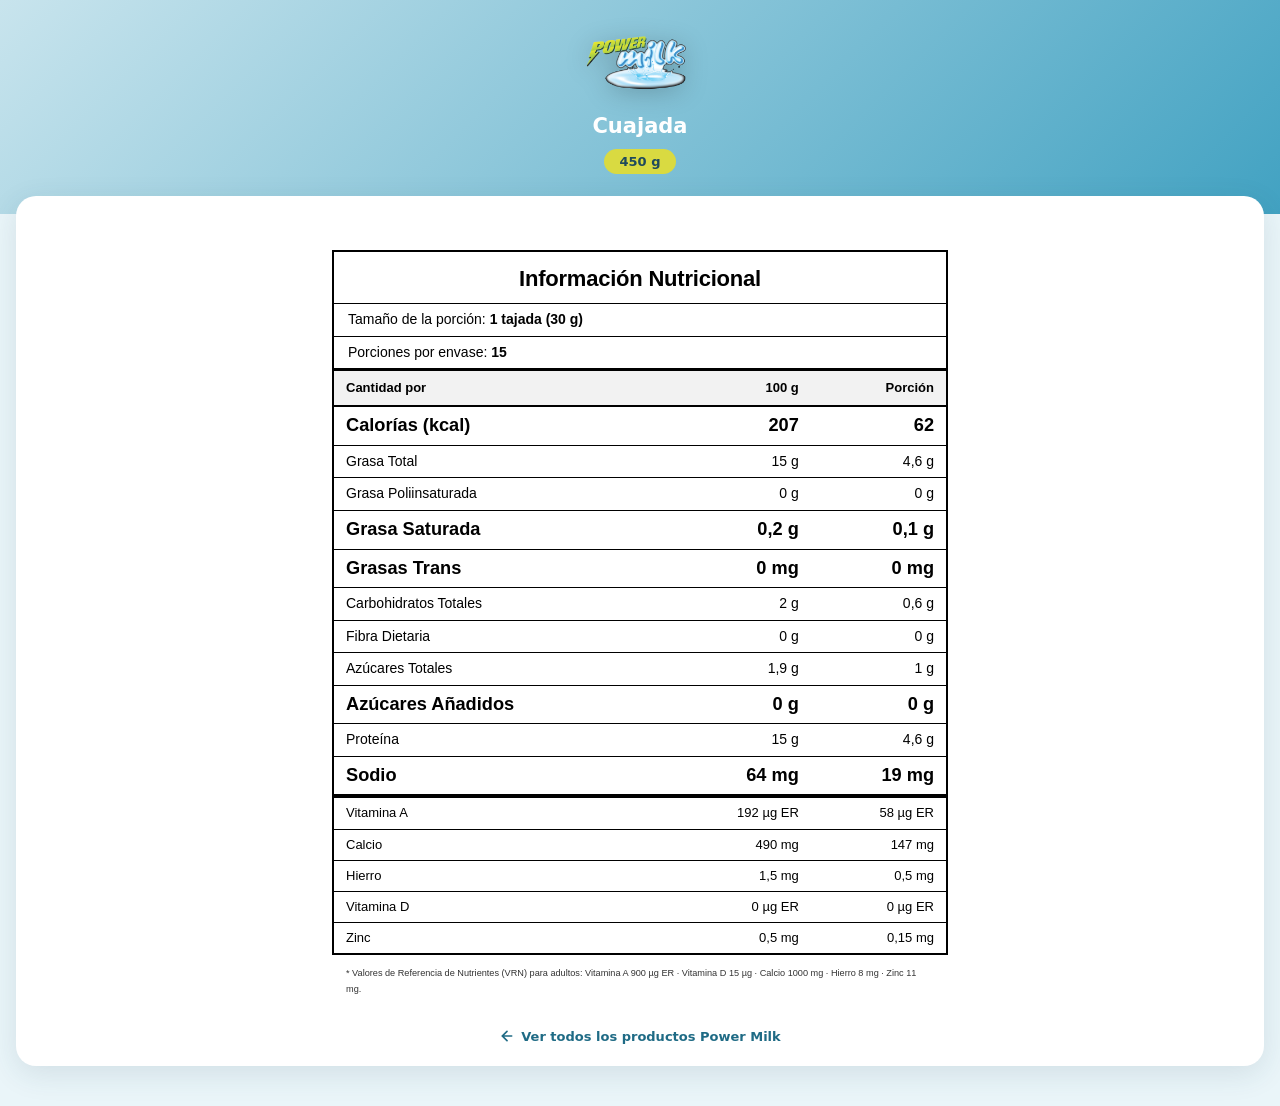
<file: nutricional/cuajada-450g.html>
<!DOCTYPE html>
<html lang="es">
<head>
  <meta charset="UTF-8"/>
  <meta name="viewport" content="width=device-width, initial-scale=1.0"/>
  <title>Cuajada 450 g &middot; Informaci&oacute;n Nutricional &middot; Power Milk</title>
  <link rel="icon" type="image/x-icon" href="/favicon.ico"/>
  <link rel="icon" type="image/png" sizes="48x48" href="/favicon-48x48.png"/>
  <link rel="icon" type="image/png" sizes="96x96" href="/favicon-96x96.png"/>
  <link rel="icon" type="image/png" sizes="192x192" href="/favicon-192x192.png"/>
  <link rel="apple-touch-icon" sizes="180x180" href="/apple-touch-icon.png"/>
  <meta name="description" content="Informaci&oacute;n nutricional de la Cuajada 450 g de Power Milk: calor&iacute;as, prote&iacute;nas, grasas, sodio, vitaminas y minerales por porci&oacute;n."/>
  <meta name="robots" content="index, follow"/>
  <link rel="canonical" href="https://lacteospowermilk.com/nutricional/cuajada-450g.html"/>
  <meta property="og:type" content="article"/>
  <meta property="og:site_name" content="Power Milk"/>
  <meta property="og:locale" content="es_CO"/>
  <meta property="og:title" content="Cuajada 450 g &middot; Informaci&oacute;n Nutricional &middot; Power Milk"/>
  <meta property="og:description" content="Informaci&oacute;n nutricional de la Cuajada 450 g de Power Milk: calor&iacute;as, prote&iacute;nas, grasas, sodio, vitaminas y minerales por porci&oacute;n."/>
  <meta property="og:image" content="https://lacteospowermilk.com/logo.png"/>
  <meta property="og:url" content="https://lacteospowermilk.com/nutricional/cuajada-450g.html"/>
  <link rel="stylesheet" href="tabla-nutricional.css"/>
  <style>
    :root{--cyan:#42A2C2;--cyan-deep:#1F6B85;--cyan-mist:#EAF5F9;--ink:#1F4A5C;--grey:#6F8A98;--line:#E2EDF1;--lime:#D9DA41}
    *{box-sizing:border-box;margin:0;padding:0}
    body{font-family:'Segoe UI',system-ui,sans-serif;background:var(--cyan-mist);color:var(--ink);min-height:100vh;padding-bottom:40px}
    .top{background:linear-gradient(135deg,#C8E4ED,#42A2C2);padding:28px 20px 40px;text-align:center}
    .top img{height:72px;margin:0 auto 14px;display:block;filter:drop-shadow(0 4px 12px rgba(0,0,0,0.2))}
    .top h1{font-size:21px;font-weight:800;color:#fff;line-height:1.2}
    .top .pres{display:inline-block;margin-top:10px;background:var(--lime);color:var(--ink);font-size:13px;font-weight:700;padding:5px 16px;border-radius:100px}
    .card{background:#fff;border-radius:20px;margin:0 16px;margin-top:-18px;padding:22px 18px;box-shadow:0 8px 30px rgba(31,74,92,0.12)}
    .back{display:flex;align-items:center;justify-content:center;gap:6px;margin-top:24px;color:var(--cyan-deep);font-size:13px;font-weight:600;text-decoration:none}
    .back:hover{text-decoration:underline}
  </style>
  <script type="application/ld+json">
  {
    "@context": "https://schema.org",
    "@graph": [
      {
        "@type": "BreadcrumbList",
        "itemListElement": [
          { "@type": "ListItem", "position": 1, "name": "Inicio", "item": "https://lacteospowermilk.com/" },
          { "@type": "ListItem", "position": 2, "name": "Productos", "item": "https://lacteospowermilk.com/#productos" },
          { "@type": "ListItem", "position": 3, "name": "Cuajada 450 g", "item": "https://lacteospowermilk.com/nutricional/cuajada-450g.html" }
        ]
      },
      {
        "@type": "Product",
        "name": "Cuajada 450 g",
        "image": "https://lacteospowermilk.com/logo.png",
        "description": "Informaci&oacute;n nutricional de la Cuajada 450 g de Power Milk: calor&iacute;as, prote&iacute;nas, grasas, sodio, vitaminas y minerales por porci&oacute;n.",
        "category": "L&aacute;cteos",
        "brand": { "@type": "Brand", "name": "Power Milk" },
        "manufacturer": { "@type": "Organization", "name": "Productos Alimenticios Power Milk" },
        "url": "https://lacteospowermilk.com/nutricional/cuajada-450g.html"
      }
    ]
  }
  </script>
</head>
<body>
  <div class="top">
    <img src="/logo.png" alt="Power Milk"/>
    <h1>Cuajada</h1>
    <span class="pres">450 g</span>
  </div>
  <div class="card">
    <div class="tabla-nutricional-wrap">
      <table class="tabla-nutricional">
        <thead>
          <tr>
            <td colspan="3" class="tn-caption">
          <h2>Informaci&oacute;n Nutricional</h2>
          <p>Tama&ntilde;o de la porci&oacute;n: <strong>1 tajada (30 g)</strong></p>
          <p>Porciones por envase: <strong>15</strong></p>
            </td>
          </tr>
          <tr>
            <th scope="col">Cantidad por</th>
            <th scope="col">100 g</th>
            <th scope="col">Porci&oacute;n</th>
          </tr>
        </thead>
        <tbody>
          <tr class="destacado"><td>Calor&iacute;as (kcal)</td><td>207</td><td>62</td></tr>
          <tr><td>Grasa Total</td><td>15 g</td><td>4,6 g</td></tr>
          <tr><td>Grasa Poliinsaturada</td><td>0 g</td><td>0 g</td></tr>
          <tr class="destacado"><td>Grasa Saturada</td><td>0,2 g</td><td>0,1 g</td></tr>
          <tr class="destacado"><td>Grasas Trans</td><td>0 mg</td><td>0 mg</td></tr>
          <tr><td>Carbohidratos Totales</td><td>2 g</td><td>0,6 g</td></tr>
          <tr><td>Fibra Dietaria</td><td>0 g</td><td>0 g</td></tr>
          <tr><td>Az&uacute;cares Totales</td><td>1,9 g</td><td>1 g</td></tr>
          <tr class="destacado"><td>Az&uacute;cares A&ntilde;adidos</td><td>0 g</td><td>0 g</td></tr>
          <tr><td>Prote&iacute;na</td><td>15 g</td><td>4,6 g</td></tr>
          <tr class="destacado"><td>Sodio</td><td>64 mg</td><td>19 mg</td></tr>
        </tbody>
        <tfoot class="vitaminas-minerales">
          <tr><td>Vitamina A</td><td>192 &micro;g ER</td><td>58 &micro;g ER</td></tr>
          <tr><td>Calcio</td><td>490 mg</td><td>147 mg</td></tr>
          <tr><td>Hierro</td><td>1,5 mg</td><td>0,5 mg</td></tr>
          <tr><td>Vitamina D</td><td>0 &micro;g ER</td><td>0 &micro;g ER</td></tr>
          <tr><td>Zinc</td><td>0,5 mg</td><td>0,15 mg</td></tr>
        </tfoot>
      </table>
      <p class="nota-vrn">
        <small>* Valores de Referencia de Nutrientes (VRN) para adultos: Vitamina A 900 &micro;g ER &middot; Vitamina D 15 &micro;g &middot; Calcio 1000 mg &middot; Hierro 8 mg &middot; Zinc 11 mg.</small>
      </p>
    </div>
    <a class="back" href="/">
      <svg viewBox="0 0 24 24" width="16" height="16" fill="none" stroke="currentColor" stroke-width="2.5" stroke-linecap="round"><path d="M19 12H5M12 5l-7 7 7 7"/></svg>
      Ver todos los productos Power Milk
    </a>
  </div>
</body>
</html>
</file>
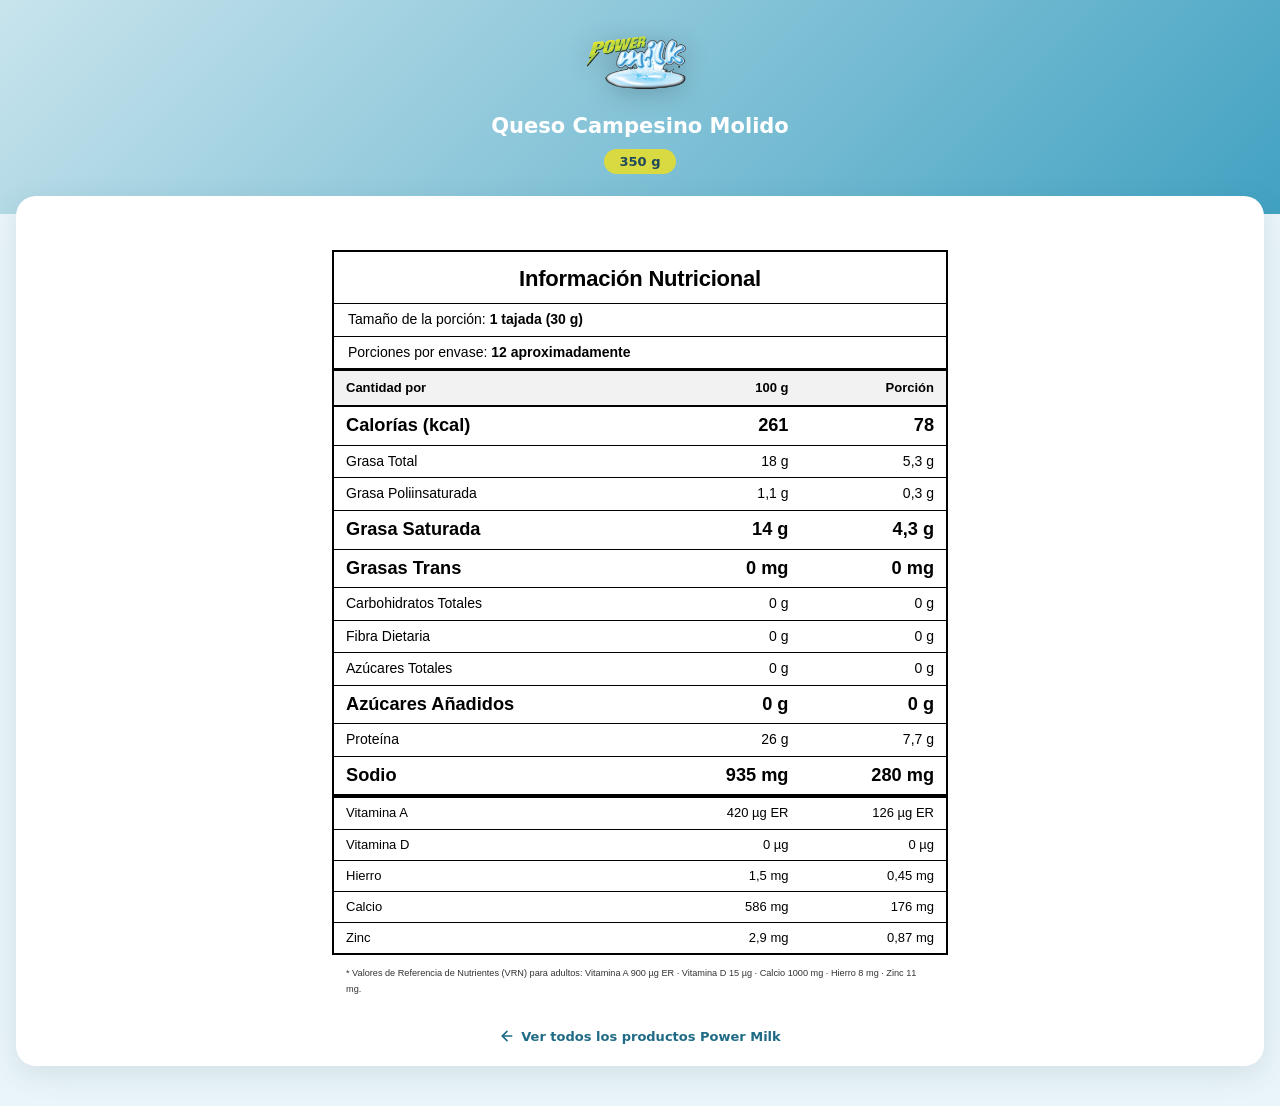
<file: nutricional/queso-campesino-molido-350g.html>
<!DOCTYPE html>
<html lang="es">
<head>
  <meta charset="UTF-8"/>
  <meta name="viewport" content="width=device-width, initial-scale=1.0"/>
  <title>Queso Campesino Molido 350 g &middot; Informaci&oacute;n Nutricional &middot; Power Milk</title>
  <link rel="icon" type="image/x-icon" href="/favicon.ico"/>
  <link rel="icon" type="image/png" sizes="48x48" href="/favicon-48x48.png"/>
  <link rel="icon" type="image/png" sizes="96x96" href="/favicon-96x96.png"/>
  <link rel="icon" type="image/png" sizes="192x192" href="/favicon-192x192.png"/>
  <link rel="apple-touch-icon" sizes="180x180" href="/apple-touch-icon.png"/>
  <meta name="description" content="Informaci&oacute;n nutricional del Queso Campesino Molido 350 g de Power Milk: calor&iacute;as, prote&iacute;nas, grasas, sodio, vitaminas y minerales por porci&oacute;n."/>
  <meta name="robots" content="index, follow"/>
  <link rel="canonical" href="https://lacteospowermilk.com/nutricional/queso-campesino-molido-350g.html"/>
  <meta property="og:type" content="article"/>
  <meta property="og:site_name" content="Power Milk"/>
  <meta property="og:locale" content="es_CO"/>
  <meta property="og:title" content="Queso Campesino Molido 350 g &middot; Informaci&oacute;n Nutricional &middot; Power Milk"/>
  <meta property="og:description" content="Informaci&oacute;n nutricional del Queso Campesino Molido 350 g de Power Milk: calor&iacute;as, prote&iacute;nas, grasas, sodio, vitaminas y minerales por porci&oacute;n."/>
  <meta property="og:image" content="https://lacteospowermilk.com/logo.png"/>
  <meta property="og:url" content="https://lacteospowermilk.com/nutricional/queso-campesino-molido-350g.html"/>
  <link rel="stylesheet" href="tabla-nutricional.css"/>
  <style>
    :root{--cyan:#42A2C2;--cyan-deep:#1F6B85;--cyan-mist:#EAF5F9;--ink:#1F4A5C;--grey:#6F8A98;--line:#E2EDF1;--lime:#D9DA41}
    *{box-sizing:border-box;margin:0;padding:0}
    body{font-family:'Segoe UI',system-ui,sans-serif;background:var(--cyan-mist);color:var(--ink);min-height:100vh;padding-bottom:40px}
    .top{background:linear-gradient(135deg,#C8E4ED,#42A2C2);padding:28px 20px 40px;text-align:center}
    .top img{height:72px;margin:0 auto 14px;display:block;filter:drop-shadow(0 4px 12px rgba(0,0,0,0.2))}
    .top h1{font-size:21px;font-weight:800;color:#fff;line-height:1.2}
    .top .pres{display:inline-block;margin-top:10px;background:var(--lime);color:var(--ink);font-size:13px;font-weight:700;padding:5px 16px;border-radius:100px}
    .card{background:#fff;border-radius:20px;margin:0 16px;margin-top:-18px;padding:22px 18px;box-shadow:0 8px 30px rgba(31,74,92,0.12)}
    .back{display:flex;align-items:center;justify-content:center;gap:6px;margin-top:24px;color:var(--cyan-deep);font-size:13px;font-weight:600;text-decoration:none}
    .back:hover{text-decoration:underline}
  </style>
  <script type="application/ld+json">
  {
    "@context": "https://schema.org",
    "@graph": [
      {
        "@type": "BreadcrumbList",
        "itemListElement": [
          { "@type": "ListItem", "position": 1, "name": "Inicio", "item": "https://lacteospowermilk.com/" },
          { "@type": "ListItem", "position": 2, "name": "Productos", "item": "https://lacteospowermilk.com/#productos" },
          { "@type": "ListItem", "position": 3, "name": "Queso Campesino Molido 350 g", "item": "https://lacteospowermilk.com/nutricional/queso-campesino-molido-350g.html" }
        ]
      },
      {
        "@type": "Product",
        "name": "Queso Campesino Molido 350 g",
        "image": "https://lacteospowermilk.com/logo.png",
        "description": "Informaci&oacute;n nutricional del Queso Campesino Molido 350 g de Power Milk: calor&iacute;as, prote&iacute;nas, grasas, sodio, vitaminas y minerales por porci&oacute;n.",
        "category": "L&aacute;cteos",
        "brand": { "@type": "Brand", "name": "Power Milk" },
        "manufacturer": { "@type": "Organization", "name": "Productos Alimenticios Power Milk" },
        "url": "https://lacteospowermilk.com/nutricional/queso-campesino-molido-350g.html"
      }
    ]
  }
  </script>
</head>
<body>
  <div class="top">
    <img src="/logo.png" alt="Power Milk"/>
    <h1>Queso Campesino Molido</h1>
    <span class="pres">350 g</span>
  </div>
  <div class="card">
    <div class="tabla-nutricional-wrap">
      <table class="tabla-nutricional">
        <thead>
          <tr>
            <td colspan="3" class="tn-caption">
          <h2>Informaci&oacute;n Nutricional</h2>
          <p>Tama&ntilde;o de la porci&oacute;n: <strong>1 tajada (30 g)</strong></p>
          <p>Porciones por envase: <strong>12 aproximadamente</strong></p>
            </td>
          </tr>
          <tr>
            <th scope="col">Cantidad por</th>
            <th scope="col">100 g</th>
            <th scope="col">Porci&oacute;n</th>
          </tr>
        </thead>
        <tbody>
          <tr class="destacado"><td>Calor&iacute;as (kcal)</td><td>261</td><td>78</td></tr>
          <tr><td>Grasa Total</td><td>18 g</td><td>5,3 g</td></tr>
          <tr><td>Grasa Poliinsaturada</td><td>1,1 g</td><td>0,3 g</td></tr>
          <tr class="destacado"><td>Grasa Saturada</td><td>14 g</td><td>4,3 g</td></tr>
          <tr class="destacado"><td>Grasas Trans</td><td>0 mg</td><td>0 mg</td></tr>
          <tr><td>Carbohidratos Totales</td><td>0 g</td><td>0 g</td></tr>
          <tr><td>Fibra Dietaria</td><td>0 g</td><td>0 g</td></tr>
          <tr><td>Az&uacute;cares Totales</td><td>0 g</td><td>0 g</td></tr>
          <tr class="destacado"><td>Az&uacute;cares A&ntilde;adidos</td><td>0 g</td><td>0 g</td></tr>
          <tr><td>Prote&iacute;na</td><td>26 g</td><td>7,7 g</td></tr>
          <tr class="destacado"><td>Sodio</td><td>935 mg</td><td>280 mg</td></tr>
        </tbody>
        <tfoot class="vitaminas-minerales">
          <tr><td>Vitamina A</td><td>420 &micro;g ER</td><td>126 &micro;g ER</td></tr>
          <tr><td>Vitamina D</td><td>0 &micro;g</td><td>0 &micro;g</td></tr>
          <tr><td>Hierro</td><td>1,5 mg</td><td>0,45 mg</td></tr>
          <tr><td>Calcio</td><td>586 mg</td><td>176 mg</td></tr>
          <tr><td>Zinc</td><td>2,9 mg</td><td>0,87 mg</td></tr>
        </tfoot>
      </table>
      <p class="nota-vrn">
        <small>* Valores de Referencia de Nutrientes (VRN) para adultos: Vitamina A 900 &micro;g ER &middot; Vitamina D 15 &micro;g &middot; Calcio 1000 mg &middot; Hierro 8 mg &middot; Zinc 11 mg.</small>
      </p>
    </div>
    <a class="back" href="/">
      <svg viewBox="0 0 24 24" width="16" height="16" fill="none" stroke="currentColor" stroke-width="2.5" stroke-linecap="round"><path d="M19 12H5M12 5l-7 7 7 7"/></svg>
      Ver todos los productos Power Milk
    </a>
  </div>
</body>
</html>
</file>
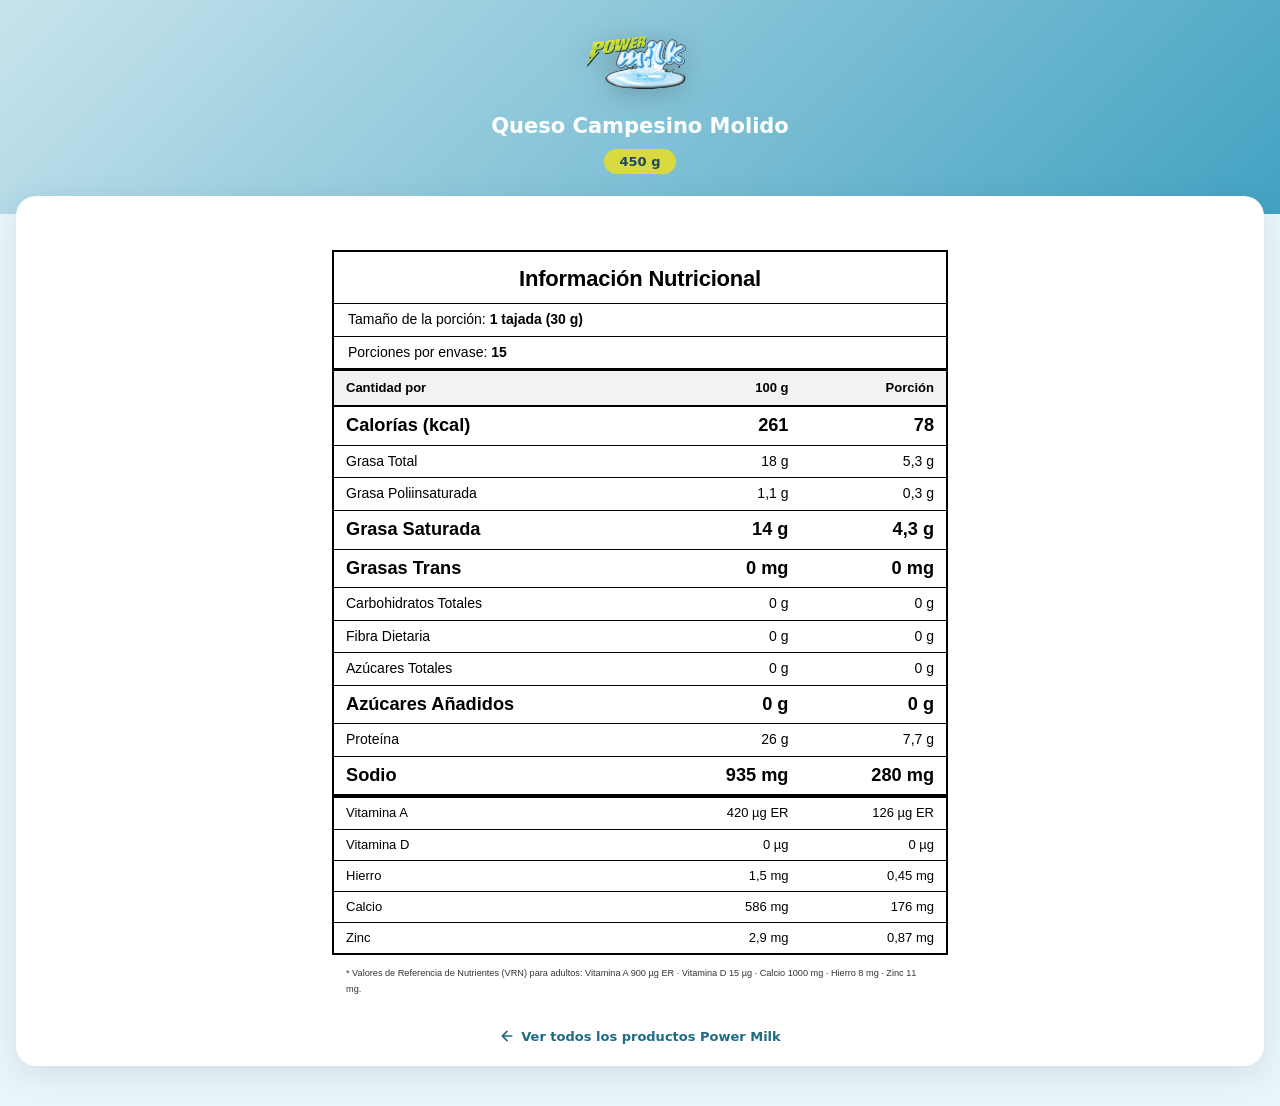
<file: nutricional/queso-campesino-molido-450g.html>
<!DOCTYPE html>
<html lang="es">
<head>
  <meta charset="UTF-8"/>
  <meta name="viewport" content="width=device-width, initial-scale=1.0"/>
  <title>Queso Campesino Molido 450 g &middot; Informaci&oacute;n Nutricional &middot; Power Milk</title>
  <link rel="icon" type="image/x-icon" href="/favicon.ico"/>
  <link rel="icon" type="image/png" sizes="48x48" href="/favicon-48x48.png"/>
  <link rel="icon" type="image/png" sizes="96x96" href="/favicon-96x96.png"/>
  <link rel="icon" type="image/png" sizes="192x192" href="/favicon-192x192.png"/>
  <link rel="apple-touch-icon" sizes="180x180" href="/apple-touch-icon.png"/>
  <meta name="description" content="Informaci&oacute;n nutricional del Queso Campesino Molido 450 g de Power Milk: calor&iacute;as, prote&iacute;nas, grasas, sodio, vitaminas y minerales por porci&oacute;n."/>
  <meta name="robots" content="index, follow"/>
  <link rel="canonical" href="https://lacteospowermilk.com/nutricional/queso-campesino-molido-450g.html"/>
  <meta property="og:type" content="article"/>
  <meta property="og:site_name" content="Power Milk"/>
  <meta property="og:locale" content="es_CO"/>
  <meta property="og:title" content="Queso Campesino Molido 450 g &middot; Informaci&oacute;n Nutricional &middot; Power Milk"/>
  <meta property="og:description" content="Informaci&oacute;n nutricional del Queso Campesino Molido 450 g de Power Milk: calor&iacute;as, prote&iacute;nas, grasas, sodio, vitaminas y minerales por porci&oacute;n."/>
  <meta property="og:image" content="https://lacteospowermilk.com/logo.png"/>
  <meta property="og:url" content="https://lacteospowermilk.com/nutricional/queso-campesino-molido-450g.html"/>
  <link rel="stylesheet" href="tabla-nutricional.css"/>
  <style>
    :root{--cyan:#42A2C2;--cyan-deep:#1F6B85;--cyan-mist:#EAF5F9;--ink:#1F4A5C;--grey:#6F8A98;--line:#E2EDF1;--lime:#D9DA41}
    *{box-sizing:border-box;margin:0;padding:0}
    body{font-family:'Segoe UI',system-ui,sans-serif;background:var(--cyan-mist);color:var(--ink);min-height:100vh;padding-bottom:40px}
    .top{background:linear-gradient(135deg,#C8E4ED,#42A2C2);padding:28px 20px 40px;text-align:center}
    .top img{height:72px;margin:0 auto 14px;display:block;filter:drop-shadow(0 4px 12px rgba(0,0,0,0.2))}
    .top h1{font-size:21px;font-weight:800;color:#fff;line-height:1.2}
    .top .pres{display:inline-block;margin-top:10px;background:var(--lime);color:var(--ink);font-size:13px;font-weight:700;padding:5px 16px;border-radius:100px}
    .card{background:#fff;border-radius:20px;margin:0 16px;margin-top:-18px;padding:22px 18px;box-shadow:0 8px 30px rgba(31,74,92,0.12)}
    .back{display:flex;align-items:center;justify-content:center;gap:6px;margin-top:24px;color:var(--cyan-deep);font-size:13px;font-weight:600;text-decoration:none}
    .back:hover{text-decoration:underline}
  </style>
  <script type="application/ld+json">
  {
    "@context": "https://schema.org",
    "@graph": [
      {
        "@type": "BreadcrumbList",
        "itemListElement": [
          { "@type": "ListItem", "position": 1, "name": "Inicio", "item": "https://lacteospowermilk.com/" },
          { "@type": "ListItem", "position": 2, "name": "Productos", "item": "https://lacteospowermilk.com/#productos" },
          { "@type": "ListItem", "position": 3, "name": "Queso Campesino Molido 450 g", "item": "https://lacteospowermilk.com/nutricional/queso-campesino-molido-450g.html" }
        ]
      },
      {
        "@type": "Product",
        "name": "Queso Campesino Molido 450 g",
        "image": "https://lacteospowermilk.com/logo.png",
        "description": "Informaci&oacute;n nutricional del Queso Campesino Molido 450 g de Power Milk: calor&iacute;as, prote&iacute;nas, grasas, sodio, vitaminas y minerales por porci&oacute;n.",
        "category": "L&aacute;cteos",
        "brand": { "@type": "Brand", "name": "Power Milk" },
        "manufacturer": { "@type": "Organization", "name": "Productos Alimenticios Power Milk" },
        "url": "https://lacteospowermilk.com/nutricional/queso-campesino-molido-450g.html"
      }
    ]
  }
  </script>
</head>
<body>
  <div class="top">
    <img src="/logo.png" alt="Power Milk"/>
    <h1>Queso Campesino Molido</h1>
    <span class="pres">450 g</span>
  </div>
  <div class="card">
    <div class="tabla-nutricional-wrap">
      <table class="tabla-nutricional">
        <thead>
          <tr>
            <td colspan="3" class="tn-caption">
          <h2>Informaci&oacute;n Nutricional</h2>
          <p>Tama&ntilde;o de la porci&oacute;n: <strong>1 tajada (30 g)</strong></p>
          <p>Porciones por envase: <strong>15</strong></p>
            </td>
          </tr>
          <tr>
            <th scope="col">Cantidad por</th>
            <th scope="col">100 g</th>
            <th scope="col">Porci&oacute;n</th>
          </tr>
        </thead>
        <tbody>
          <tr class="destacado"><td>Calor&iacute;as (kcal)</td><td>261</td><td>78</td></tr>
          <tr><td>Grasa Total</td><td>18 g</td><td>5,3 g</td></tr>
          <tr><td>Grasa Poliinsaturada</td><td>1,1 g</td><td>0,3 g</td></tr>
          <tr class="destacado"><td>Grasa Saturada</td><td>14 g</td><td>4,3 g</td></tr>
          <tr class="destacado"><td>Grasas Trans</td><td>0 mg</td><td>0 mg</td></tr>
          <tr><td>Carbohidratos Totales</td><td>0 g</td><td>0 g</td></tr>
          <tr><td>Fibra Dietaria</td><td>0 g</td><td>0 g</td></tr>
          <tr><td>Az&uacute;cares Totales</td><td>0 g</td><td>0 g</td></tr>
          <tr class="destacado"><td>Az&uacute;cares A&ntilde;adidos</td><td>0 g</td><td>0 g</td></tr>
          <tr><td>Prote&iacute;na</td><td>26 g</td><td>7,7 g</td></tr>
          <tr class="destacado"><td>Sodio</td><td>935 mg</td><td>280 mg</td></tr>
        </tbody>
        <tfoot class="vitaminas-minerales">
          <tr><td>Vitamina A</td><td>420 &micro;g ER</td><td>126 &micro;g ER</td></tr>
          <tr><td>Vitamina D</td><td>0 &micro;g</td><td>0 &micro;g</td></tr>
          <tr><td>Hierro</td><td>1,5 mg</td><td>0,45 mg</td></tr>
          <tr><td>Calcio</td><td>586 mg</td><td>176 mg</td></tr>
          <tr><td>Zinc</td><td>2,9 mg</td><td>0,87 mg</td></tr>
        </tfoot>
      </table>
      <p class="nota-vrn">
        <small>* Valores de Referencia de Nutrientes (VRN) para adultos: Vitamina A 900 &micro;g ER &middot; Vitamina D 15 &micro;g &middot; Calcio 1000 mg &middot; Hierro 8 mg &middot; Zinc 11 mg.</small>
      </p>
    </div>
    <a class="back" href="/">
      <svg viewBox="0 0 24 24" width="16" height="16" fill="none" stroke="currentColor" stroke-width="2.5" stroke-linecap="round"><path d="M19 12H5M12 5l-7 7 7 7"/></svg>
      Ver todos los productos Power Milk
    </a>
  </div>
</body>
</html>
</file>
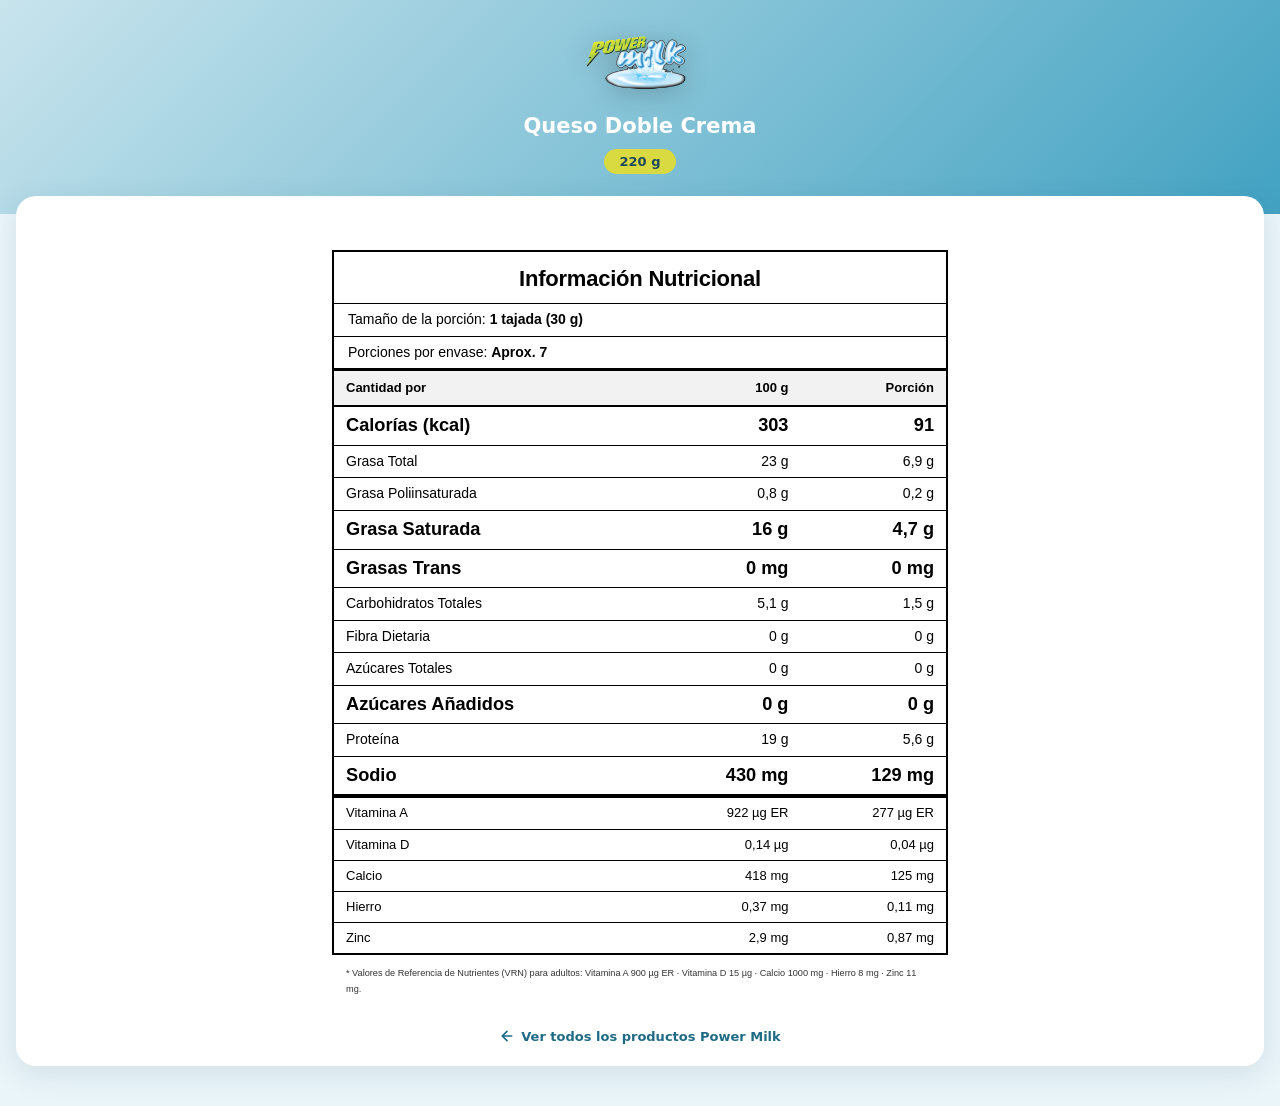
<file: nutricional/queso-doble-crema-220g.html>
<!DOCTYPE html>
<html lang="es">
<head>
  <meta charset="UTF-8"/>
  <meta name="viewport" content="width=device-width, initial-scale=1.0"/>
  <title>Queso Doble Crema 220 g · Información Nutricional · Power Milk</title>
  <link rel="icon" type="image/x-icon" href="/favicon.ico"/>
  <link rel="icon" type="image/png" sizes="48x48" href="/favicon-48x48.png"/>
  <link rel="icon" type="image/png" sizes="96x96" href="/favicon-96x96.png"/>
  <link rel="icon" type="image/png" sizes="192x192" href="/favicon-192x192.png"/>
  <link rel="apple-touch-icon" sizes="180x180" href="/apple-touch-icon.png"/>
  <meta name="description" content="Información nutricional del Queso Doble Crema 220 g de Power Milk: calorías, proteínas, grasas, sodio y calcio por porción. Quesos y lácteos artesanales elaborados en Cumbal, Nariño."/>
  <meta name="robots" content="index, follow"/>
  <link rel="canonical" href="https://lacteospowermilk.com/nutricional/queso-doble-crema-220g.html"/>
  <meta property="og:type" content="article"/>
  <meta property="og:site_name" content="Power Milk"/>
  <meta property="og:locale" content="es_CO"/>
  <meta property="og:title" content="Queso Doble Crema 220 g · Información Nutricional · Power Milk"/>
  <meta property="og:description" content="Información nutricional del Queso Doble Crema 220 g de Power Milk: calorías, proteínas, grasas, sodio y calcio por porción. Quesos y lácteos artesanales elaborados en Cumbal, Nariño."/>
  <meta property="og:image" content="https://lacteospowermilk.com/logo.png"/>
  <meta property="og:url" content="https://lacteospowermilk.com/nutricional/queso-doble-crema-220g.html"/>
  <link rel="stylesheet" href="tabla-nutricional.css"/>
  <style>
    :root{--cyan:#42A2C2;--cyan-deep:#1F6B85;--cyan-mist:#EAF5F9;--ink:#1F4A5C;--grey:#6F8A98;--line:#E2EDF1;--lime:#D9DA41}
    *{box-sizing:border-box;margin:0;padding:0}
    body{font-family:'Segoe UI',system-ui,sans-serif;background:var(--cyan-mist);color:var(--ink);min-height:100vh;padding-bottom:40px}
    .top{background:linear-gradient(135deg,#C8E4ED,#42A2C2);padding:28px 20px 40px;text-align:center}
    .top img{height:72px;margin:0 auto 14px;display:block;filter:drop-shadow(0 4px 12px rgba(0,0,0,0.2))}
    .top h1{font-size:21px;font-weight:800;color:#fff;line-height:1.2}
    .top .pres{display:inline-block;margin-top:10px;background:var(--lime);color:var(--ink);font-size:13px;font-weight:700;padding:5px 16px;border-radius:100px}
    .card{background:#fff;border-radius:20px;margin:0 16px;margin-top:-18px;padding:22px 18px;box-shadow:0 8px 30px rgba(31,74,92,0.12)}
    .back{display:flex;align-items:center;justify-content:center;gap:6px;margin-top:24px;color:var(--cyan-deep);font-size:13px;font-weight:600;text-decoration:none}
    .back:hover{text-decoration:underline}
  </style>
  <script type="application/ld+json">
  {
    "@context": "https://schema.org",
    "@graph": [
      {
        "@type": "BreadcrumbList",
        "itemListElement": [
          { "@type": "ListItem", "position": 1, "name": "Inicio", "item": "https://lacteospowermilk.com/" },
          { "@type": "ListItem", "position": 2, "name": "Productos", "item": "https://lacteospowermilk.com/#productos" },
          { "@type": "ListItem", "position": 3, "name": "Queso Doble Crema 220 g", "item": "https://lacteospowermilk.com/nutricional/queso-doble-crema-220g.html" }
        ]
      },
      {
        "@type": "Product",
        "name": "Queso Doble Crema 220 g",
        "image": "https://lacteospowermilk.com/logo.png",
        "description": "Información nutricional del Queso Doble Crema 220 g de Power Milk: calorías, proteínas, grasas, sodio y calcio por porción. Quesos y lácteos artesanales elaborados en Cumbal, Nariño.",
        "category": "Lácteos",
        "brand": { "@type": "Brand", "name": "Power Milk" },
        "manufacturer": { "@type": "Organization", "name": "Productos Alimenticios Power Milk" },
        "url": "https://lacteospowermilk.com/nutricional/queso-doble-crema-220g.html"
      }
    ]
  }
  </script>
</head>
<body>
  <div class="top">
    <img src="/logo.png" alt="Power Milk"/>
    <h1>Queso Doble Crema</h1>
    <span class="pres">220 g</span>
  </div>
  <div class="card">
    <div class="tabla-nutricional-wrap">
      <table class="tabla-nutricional">
        <thead>
          <tr>
            <td colspan="3" class="tn-caption">
          <h2>Información Nutricional</h2>
          <p>Tamaño de la porción: <strong>1 tajada (30 g)</strong></p>
          <p>Porciones por envase: <strong>Aprox. 7</strong></p>
            </td>
          </tr>
          <tr>
            <th scope="col">Cantidad por</th>
            <th scope="col">100 g</th>
            <th scope="col">Porción</th>
          </tr>
        </thead>
        <tbody>
          <tr class="destacado"><td>Calorías (kcal)</td><td>303</td><td>91</td></tr>
          <tr><td>Grasa Total</td><td>23 g</td><td>6,9 g</td></tr>
          <tr><td>Grasa Poliinsaturada</td><td>0,8 g</td><td>0,2 g</td></tr>
          <tr class="destacado"><td>Grasa Saturada</td><td>16 g</td><td>4,7 g</td></tr>
          <tr class="destacado"><td>Grasas Trans</td><td>0 mg</td><td>0 mg</td></tr>
          <tr><td>Carbohidratos Totales</td><td>5,1 g</td><td>1,5 g</td></tr>
          <tr><td>Fibra Dietaria</td><td>0 g</td><td>0 g</td></tr>
          <tr><td>Azúcares Totales</td><td>0 g</td><td>0 g</td></tr>
          <tr class="destacado"><td>Azúcares Añadidos</td><td>0 g</td><td>0 g</td></tr>
          <tr><td>Proteína</td><td>19 g</td><td>5,6 g</td></tr>
          <tr class="destacado"><td>Sodio</td><td>430 mg</td><td>129 mg</td></tr>
        </tbody>
        <tfoot class="vitaminas-minerales">
          <tr><td>Vitamina A</td><td>922 µg ER</td><td>277 µg ER</td></tr>
          <tr><td>Vitamina D</td><td>0,14 µg</td><td>0,04 µg</td></tr>
          <tr><td>Calcio</td><td>418 mg</td><td>125 mg</td></tr>
          <tr><td>Hierro</td><td>0,37 mg</td><td>0,11 mg</td></tr>
          <tr><td>Zinc</td><td>2,9 mg</td><td>0,87 mg</td></tr>
        </tfoot>
      </table>
      <p class="nota-vrn">
        <small>* Valores de Referencia de Nutrientes (VRN) para adultos: Vitamina A 900 µg ER · Vitamina D 15 µg · Calcio 1000 mg · Hierro 8 mg · Zinc 11 mg.</small>
      </p>
    </div>
    <a class="back" href="/">
      <svg viewBox="0 0 24 24" width="16" height="16" fill="none" stroke="currentColor" stroke-width="2.5" stroke-linecap="round"><path d="M19 12H5M12 5l-7 7 7 7"/></svg>
      Ver todos los productos Power Milk
    </a>
  </div>
</body>
</html>
</file>
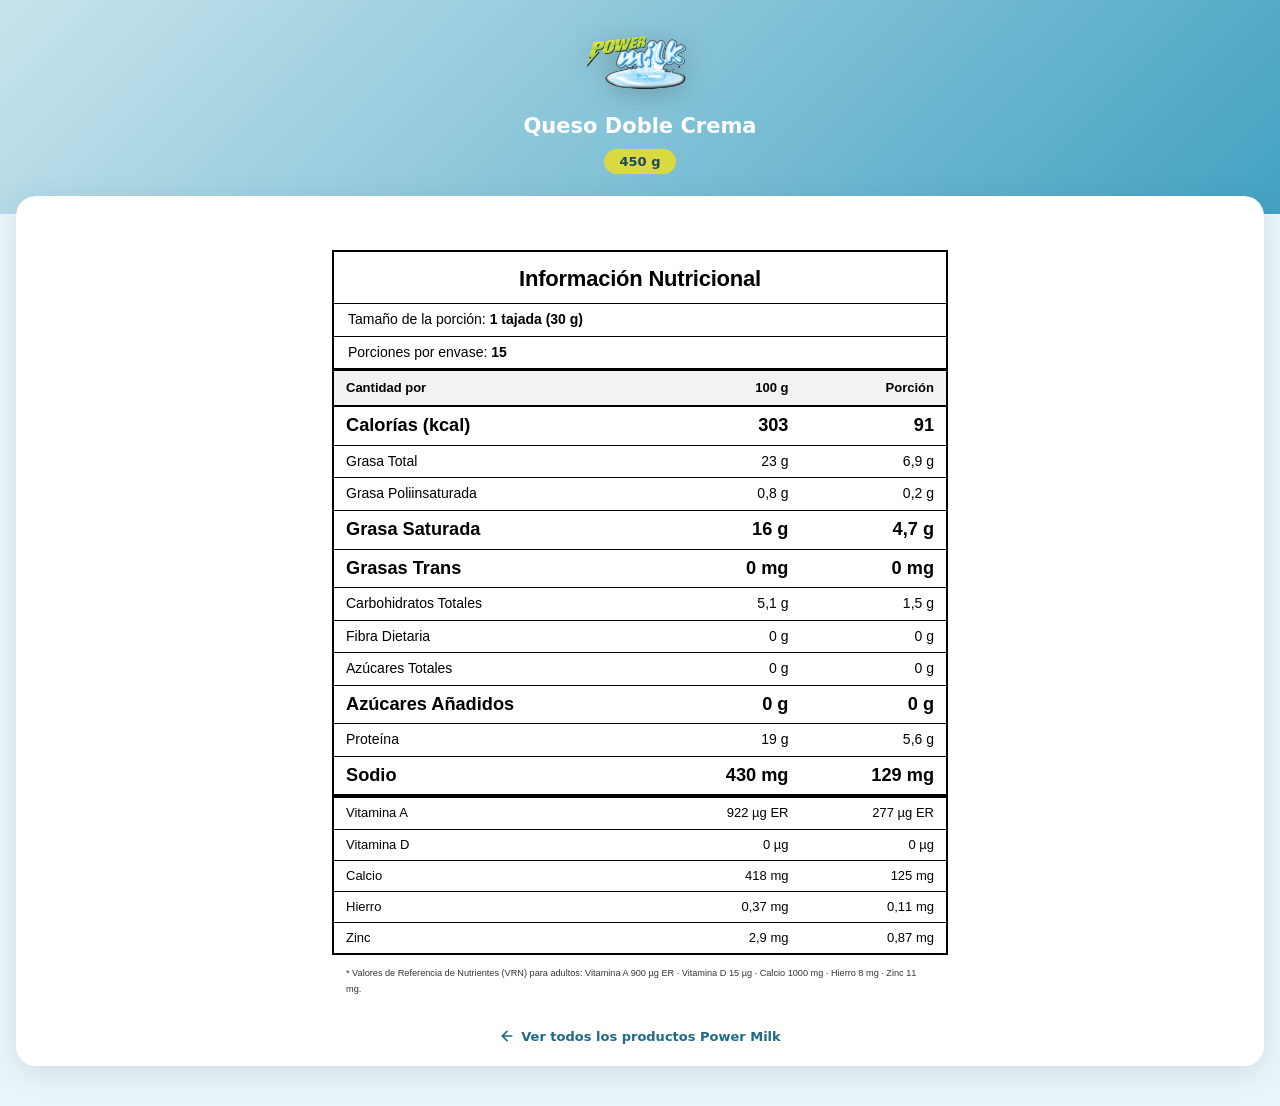
<file: nutricional/queso-doble-crema-450g.html>
<!DOCTYPE html>
<html lang="es">
<head>
  <meta charset="UTF-8"/>
  <meta name="viewport" content="width=device-width, initial-scale=1.0"/>
  <title>Queso Doble Crema 450 g · Información Nutricional · Power Milk</title>
  <link rel="icon" type="image/x-icon" href="/favicon.ico"/>
  <link rel="icon" type="image/png" sizes="48x48" href="/favicon-48x48.png"/>
  <link rel="icon" type="image/png" sizes="96x96" href="/favicon-96x96.png"/>
  <link rel="icon" type="image/png" sizes="192x192" href="/favicon-192x192.png"/>
  <link rel="apple-touch-icon" sizes="180x180" href="/apple-touch-icon.png"/>
  <meta name="description" content="Información nutricional del Queso Doble Crema 450 g de Power Milk: calorías, proteínas, grasas, sodio y calcio por porción. Quesos y lácteos artesanales elaborados en Cumbal, Nariño."/>
  <meta name="robots" content="index, follow"/>
  <link rel="canonical" href="https://lacteospowermilk.com/nutricional/queso-doble-crema-450g.html"/>
  <meta property="og:type" content="article"/>
  <meta property="og:site_name" content="Power Milk"/>
  <meta property="og:locale" content="es_CO"/>
  <meta property="og:title" content="Queso Doble Crema 450 g · Información Nutricional · Power Milk"/>
  <meta property="og:description" content="Información nutricional del Queso Doble Crema 450 g de Power Milk: calorías, proteínas, grasas, sodio y calcio por porción. Quesos y lácteos artesanales elaborados en Cumbal, Nariño."/>
  <meta property="og:image" content="https://lacteospowermilk.com/logo.png"/>
  <meta property="og:url" content="https://lacteospowermilk.com/nutricional/queso-doble-crema-450g.html"/>
  <link rel="stylesheet" href="tabla-nutricional.css"/>
  <style>
    :root{--cyan:#42A2C2;--cyan-deep:#1F6B85;--cyan-mist:#EAF5F9;--ink:#1F4A5C;--grey:#6F8A98;--line:#E2EDF1;--lime:#D9DA41}
    *{box-sizing:border-box;margin:0;padding:0}
    body{font-family:'Segoe UI',system-ui,sans-serif;background:var(--cyan-mist);color:var(--ink);min-height:100vh;padding-bottom:40px}
    .top{background:linear-gradient(135deg,#C8E4ED,#42A2C2);padding:28px 20px 40px;text-align:center}
    .top img{height:72px;margin:0 auto 14px;display:block;filter:drop-shadow(0 4px 12px rgba(0,0,0,0.2))}
    .top h1{font-size:21px;font-weight:800;color:#fff;line-height:1.2}
    .top .pres{display:inline-block;margin-top:10px;background:var(--lime);color:var(--ink);font-size:13px;font-weight:700;padding:5px 16px;border-radius:100px}
    .card{background:#fff;border-radius:20px;margin:0 16px;margin-top:-18px;padding:22px 18px;box-shadow:0 8px 30px rgba(31,74,92,0.12)}
    .back{display:flex;align-items:center;justify-content:center;gap:6px;margin-top:24px;color:var(--cyan-deep);font-size:13px;font-weight:600;text-decoration:none}
    .back:hover{text-decoration:underline}
  </style>
  <script type="application/ld+json">
  {
    "@context": "https://schema.org",
    "@graph": [
      {
        "@type": "BreadcrumbList",
        "itemListElement": [
          { "@type": "ListItem", "position": 1, "name": "Inicio", "item": "https://lacteospowermilk.com/" },
          { "@type": "ListItem", "position": 2, "name": "Productos", "item": "https://lacteospowermilk.com/#productos" },
          { "@type": "ListItem", "position": 3, "name": "Queso Doble Crema 450 g", "item": "https://lacteospowermilk.com/nutricional/queso-doble-crema-450g.html" }
        ]
      },
      {
        "@type": "Product",
        "name": "Queso Doble Crema 450 g",
        "image": "https://lacteospowermilk.com/logo.png",
        "description": "Información nutricional del Queso Doble Crema 450 g de Power Milk: calorías, proteínas, grasas, sodio y calcio por porción. Quesos y lácteos artesanales elaborados en Cumbal, Nariño.",
        "category": "Lácteos",
        "brand": { "@type": "Brand", "name": "Power Milk" },
        "manufacturer": { "@type": "Organization", "name": "Productos Alimenticios Power Milk" },
        "url": "https://lacteospowermilk.com/nutricional/queso-doble-crema-450g.html"
      }
    ]
  }
  </script>
</head>
<body>
  <div class="top">
    <img src="/logo.png" alt="Power Milk"/>
    <h1>Queso Doble Crema</h1>
    <span class="pres">450 g</span>
  </div>
  <div class="card">
    <div class="tabla-nutricional-wrap">
      <table class="tabla-nutricional">
        <thead>
          <tr>
            <td colspan="3" class="tn-caption">
          <h2>Información Nutricional</h2>
          <p>Tamaño de la porción: <strong>1 tajada (30 g)</strong></p>
          <p>Porciones por envase: <strong>15</strong></p>
            </td>
          </tr>
          <tr>
            <th scope="col">Cantidad por</th>
            <th scope="col">100 g</th>
            <th scope="col">Porción</th>
          </tr>
        </thead>
        <tbody>
          <tr class="destacado"><td>Calorías (kcal)</td><td>303</td><td>91</td></tr>
          <tr><td>Grasa Total</td><td>23 g</td><td>6,9 g</td></tr>
          <tr><td>Grasa Poliinsaturada</td><td>0,8 g</td><td>0,2 g</td></tr>
          <tr class="destacado"><td>Grasa Saturada</td><td>16 g</td><td>4,7 g</td></tr>
          <tr class="destacado"><td>Grasas Trans</td><td>0 mg</td><td>0 mg</td></tr>
          <tr><td>Carbohidratos Totales</td><td>5,1 g</td><td>1,5 g</td></tr>
          <tr><td>Fibra Dietaria</td><td>0 g</td><td>0 g</td></tr>
          <tr><td>Azúcares Totales</td><td>0 g</td><td>0 g</td></tr>
          <tr class="destacado"><td>Azúcares Añadidos</td><td>0 g</td><td>0 g</td></tr>
          <tr><td>Proteína</td><td>19 g</td><td>5,6 g</td></tr>
          <tr class="destacado"><td>Sodio</td><td>430 mg</td><td>129 mg</td></tr>
        </tbody>
        <tfoot class="vitaminas-minerales">
          <tr><td>Vitamina A</td><td>922 µg ER</td><td>277 µg ER</td></tr>
          <tr><td>Vitamina D</td><td>0 µg</td><td>0 µg</td></tr>
          <tr><td>Calcio</td><td>418 mg</td><td>125 mg</td></tr>
          <tr><td>Hierro</td><td>0,37 mg</td><td>0,11 mg</td></tr>
          <tr><td>Zinc</td><td>2,9 mg</td><td>0,87 mg</td></tr>
        </tfoot>
      </table>
      <p class="nota-vrn">
        <small>* Valores de Referencia de Nutrientes (VRN) para adultos: Vitamina A 900 µg ER · Vitamina D 15 µg · Calcio 1000 mg · Hierro 8 mg · Zinc 11 mg.</small>
      </p>
    </div>
    <a class="back" href="/">
      <svg viewBox="0 0 24 24" width="16" height="16" fill="none" stroke="currentColor" stroke-width="2.5" stroke-linecap="round"><path d="M19 12H5M12 5l-7 7 7 7"/></svg>
      Ver todos los productos Power Milk
    </a>
  </div>
</body>
</html>
</file>
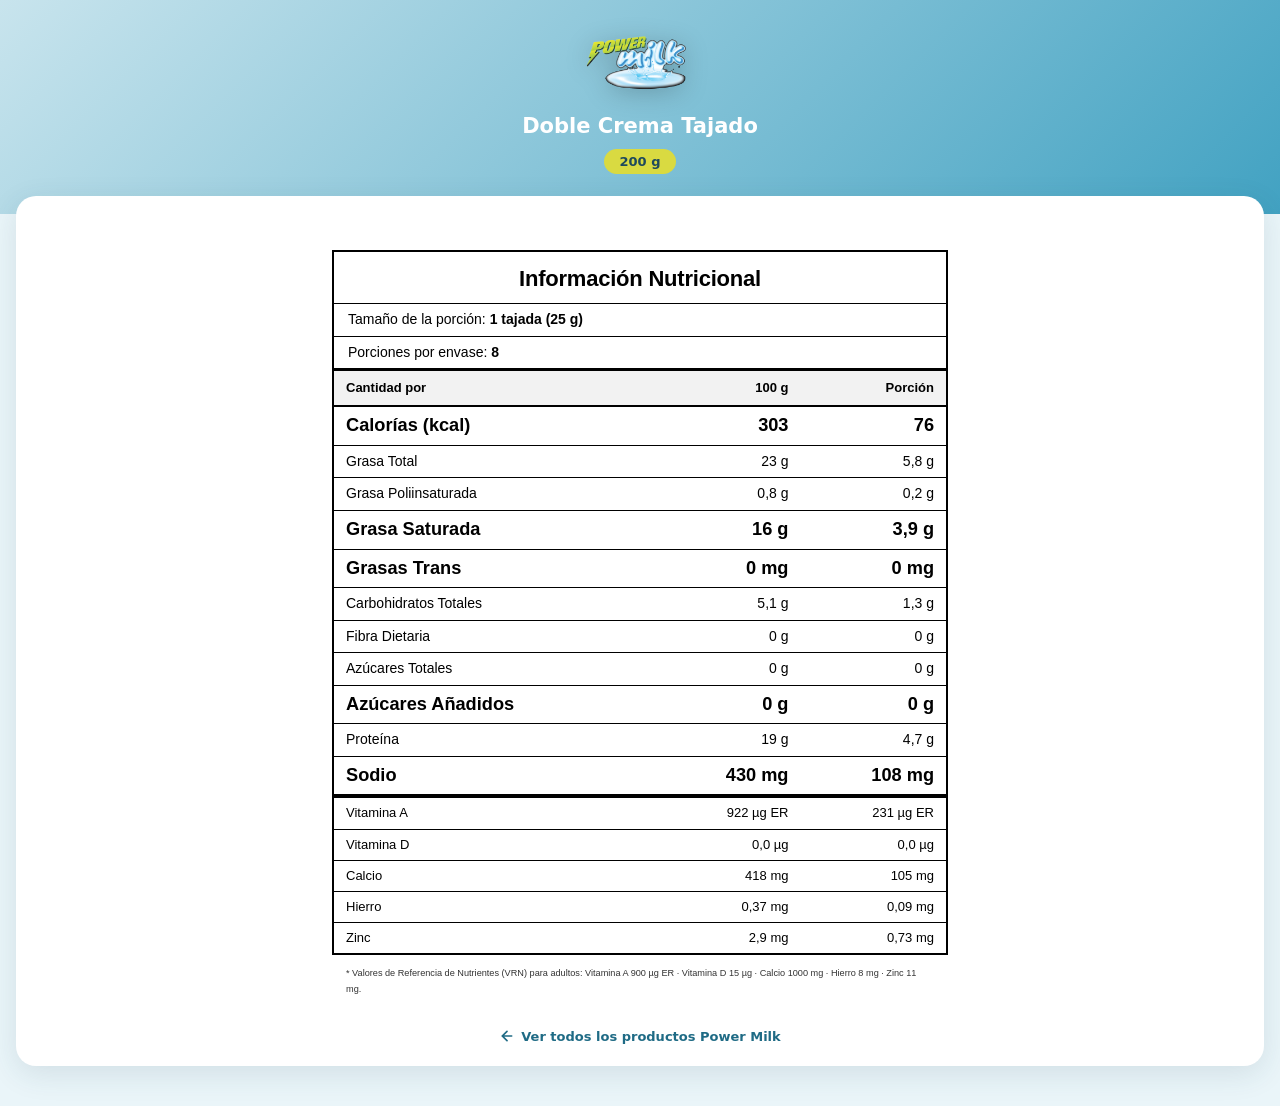
<file: nutricional/queso-doble-crema-tajado-200g.html>
<!DOCTYPE html>
<html lang="es">
<head>
  <meta charset="UTF-8"/>
  <meta name="viewport" content="width=device-width, initial-scale=1.0"/>
  <title>Doble Crema Tajado 200 g · Información Nutricional · Power Milk</title>
  <link rel="icon" type="image/x-icon" href="/favicon.ico"/>
  <link rel="icon" type="image/png" sizes="48x48" href="/favicon-48x48.png"/>
  <link rel="icon" type="image/png" sizes="96x96" href="/favicon-96x96.png"/>
  <link rel="icon" type="image/png" sizes="192x192" href="/favicon-192x192.png"/>
  <link rel="apple-touch-icon" sizes="180x180" href="/apple-touch-icon.png"/>
  <meta name="description" content="Información nutricional del Doble Crema Tajado 200 g de Power Milk: calorías, proteínas, grasas, sodio y calcio por porción. Quesos y lácteos artesanales elaborados en Cumbal, Nariño."/>
  <meta name="robots" content="index, follow"/>
  <link rel="canonical" href="https://lacteospowermilk.com/nutricional/queso-doble-crema-tajado-200g.html"/>
  <meta property="og:type" content="article"/>
  <meta property="og:site_name" content="Power Milk"/>
  <meta property="og:locale" content="es_CO"/>
  <meta property="og:title" content="Doble Crema Tajado 200 g · Información Nutricional · Power Milk"/>
  <meta property="og:description" content="Información nutricional del Doble Crema Tajado 200 g de Power Milk: calorías, proteínas, grasas, sodio y calcio por porción. Quesos y lácteos artesanales elaborados en Cumbal, Nariño."/>
  <meta property="og:image" content="https://lacteospowermilk.com/logo.png"/>
  <meta property="og:url" content="https://lacteospowermilk.com/nutricional/queso-doble-crema-tajado-200g.html"/>
  <link rel="stylesheet" href="tabla-nutricional.css"/>
  <style>
    :root{--cyan:#42A2C2;--cyan-deep:#1F6B85;--cyan-mist:#EAF5F9;--ink:#1F4A5C;--grey:#6F8A98;--line:#E2EDF1;--lime:#D9DA41}
    *{box-sizing:border-box;margin:0;padding:0}
    body{font-family:'Segoe UI',system-ui,sans-serif;background:var(--cyan-mist);color:var(--ink);min-height:100vh;padding-bottom:40px}
    .top{background:linear-gradient(135deg,#C8E4ED,#42A2C2);padding:28px 20px 40px;text-align:center}
    .top img{height:72px;margin:0 auto 14px;display:block;filter:drop-shadow(0 4px 12px rgba(0,0,0,0.2))}
    .top h1{font-size:21px;font-weight:800;color:#fff;line-height:1.2}
    .top .pres{display:inline-block;margin-top:10px;background:var(--lime);color:var(--ink);font-size:13px;font-weight:700;padding:5px 16px;border-radius:100px}
    .card{background:#fff;border-radius:20px;margin:0 16px;margin-top:-18px;padding:22px 18px;box-shadow:0 8px 30px rgba(31,74,92,0.12)}
    .back{display:flex;align-items:center;justify-content:center;gap:6px;margin-top:24px;color:var(--cyan-deep);font-size:13px;font-weight:600;text-decoration:none}
    .back:hover{text-decoration:underline}
  </style>
  <script type="application/ld+json">
  {
    "@context": "https://schema.org",
    "@graph": [
      {
        "@type": "BreadcrumbList",
        "itemListElement": [
          { "@type": "ListItem", "position": 1, "name": "Inicio", "item": "https://lacteospowermilk.com/" },
          { "@type": "ListItem", "position": 2, "name": "Productos", "item": "https://lacteospowermilk.com/#productos" },
          { "@type": "ListItem", "position": 3, "name": "Doble Crema Tajado 200 g", "item": "https://lacteospowermilk.com/nutricional/queso-doble-crema-tajado-200g.html" }
        ]
      },
      {
        "@type": "Product",
        "name": "Doble Crema Tajado 200 g",
        "image": "https://lacteospowermilk.com/logo.png",
        "description": "Información nutricional del Doble Crema Tajado 200 g de Power Milk: calorías, proteínas, grasas, sodio y calcio por porción. Quesos y lácteos artesanales elaborados en Cumbal, Nariño.",
        "category": "Lácteos",
        "brand": { "@type": "Brand", "name": "Power Milk" },
        "manufacturer": { "@type": "Organization", "name": "Productos Alimenticios Power Milk" },
        "url": "https://lacteospowermilk.com/nutricional/queso-doble-crema-tajado-200g.html"
      }
    ]
  }
  </script>
</head>
<body>
  <div class="top">
    <img src="/logo.png" alt="Power Milk"/>
    <h1>Doble Crema Tajado</h1>
    <span class="pres">200 g</span>
  </div>
  <div class="card">
    <div class="tabla-nutricional-wrap">
      <table class="tabla-nutricional">
        <thead>
          <tr>
            <td colspan="3" class="tn-caption">
          <h2>Información Nutricional</h2>
          <p>Tamaño de la porción: <strong>1 tajada (25 g)</strong></p>
          <p>Porciones por envase: <strong>8</strong></p>
            </td>
          </tr>
          <tr>
            <th scope="col">Cantidad por</th>
            <th scope="col">100 g</th>
            <th scope="col">Porción</th>
          </tr>
        </thead>
        <tbody>
          <tr class="destacado"><td>Calorías (kcal)</td><td>303</td><td>76</td></tr>
          <tr><td>Grasa Total</td><td>23 g</td><td>5,8 g</td></tr>
          <tr><td>Grasa Poliinsaturada</td><td>0,8 g</td><td>0,2 g</td></tr>
          <tr class="destacado"><td>Grasa Saturada</td><td>16 g</td><td>3,9 g</td></tr>
          <tr class="destacado"><td>Grasas Trans</td><td>0 mg</td><td>0 mg</td></tr>
          <tr><td>Carbohidratos Totales</td><td>5,1 g</td><td>1,3 g</td></tr>
          <tr><td>Fibra Dietaria</td><td>0 g</td><td>0 g</td></tr>
          <tr><td>Azúcares Totales</td><td>0 g</td><td>0 g</td></tr>
          <tr class="destacado"><td>Azúcares Añadidos</td><td>0 g</td><td>0 g</td></tr>
          <tr><td>Proteína</td><td>19 g</td><td>4,7 g</td></tr>
          <tr class="destacado"><td>Sodio</td><td>430 mg</td><td>108 mg</td></tr>
        </tbody>
        <tfoot class="vitaminas-minerales">
          <tr><td>Vitamina A</td><td>922 µg ER</td><td>231 µg ER</td></tr>
          <tr><td>Vitamina D</td><td>0,0 µg</td><td>0,0 µg</td></tr>
          <tr><td>Calcio</td><td>418 mg</td><td>105 mg</td></tr>
          <tr><td>Hierro</td><td>0,37 mg</td><td>0,09 mg</td></tr>
          <tr><td>Zinc</td><td>2,9 mg</td><td>0,73 mg</td></tr>
        </tfoot>
      </table>
      <p class="nota-vrn">
        <small>* Valores de Referencia de Nutrientes (VRN) para adultos: Vitamina A 900 µg ER · Vitamina D 15 µg · Calcio 1000 mg · Hierro 8 mg · Zinc 11 mg.</small>
      </p>
    </div>
    <a class="back" href="/">
      <svg viewBox="0 0 24 24" width="16" height="16" fill="none" stroke="currentColor" stroke-width="2.5" stroke-linecap="round"><path d="M19 12H5M12 5l-7 7 7 7"/></svg>
      Ver todos los productos Power Milk
    </a>
  </div>
</body>
</html>
</file>
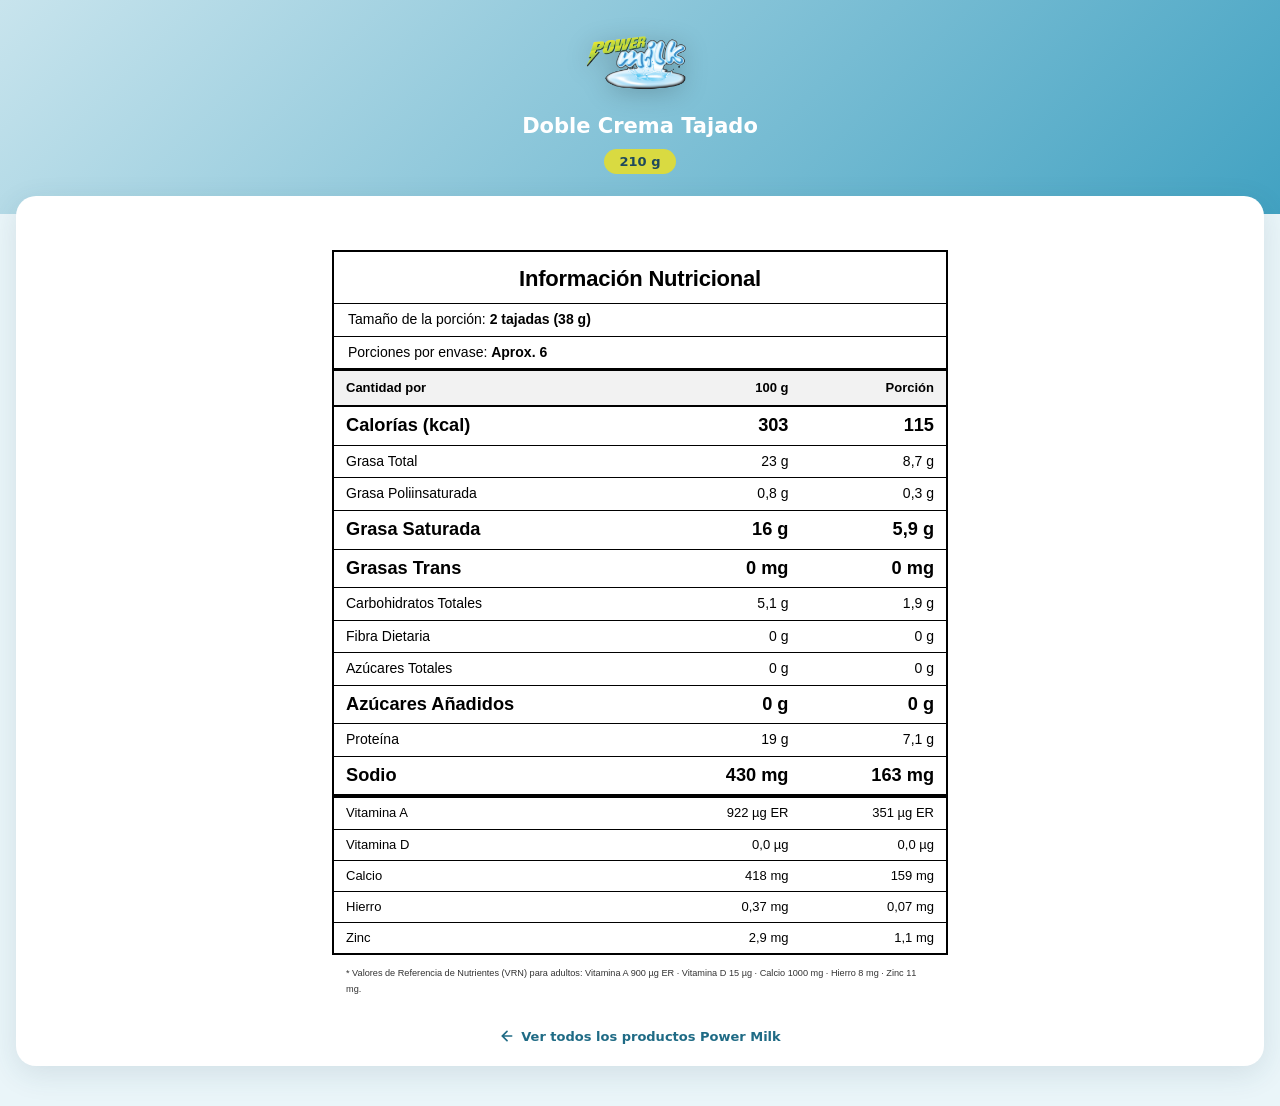
<file: nutricional/queso-doble-crema-tajado-210g.html>
<!DOCTYPE html>
<html lang="es">
<head>
  <meta charset="UTF-8"/>
  <meta name="viewport" content="width=device-width, initial-scale=1.0"/>
  <title>Doble Crema Tajado 210 g · Información Nutricional · Power Milk</title>
  <link rel="icon" type="image/x-icon" href="/favicon.ico"/>
  <link rel="icon" type="image/png" sizes="48x48" href="/favicon-48x48.png"/>
  <link rel="icon" type="image/png" sizes="96x96" href="/favicon-96x96.png"/>
  <link rel="icon" type="image/png" sizes="192x192" href="/favicon-192x192.png"/>
  <link rel="apple-touch-icon" sizes="180x180" href="/apple-touch-icon.png"/>
  <meta name="description" content="Información nutricional del Doble Crema Tajado 210 g de Power Milk: calorías, proteínas, grasas, sodio y calcio por porción. Quesos y lácteos artesanales elaborados en Cumbal, Nariño."/>
  <meta name="robots" content="index, follow"/>
  <link rel="canonical" href="https://lacteospowermilk.com/nutricional/queso-doble-crema-tajado-210g.html"/>
  <meta property="og:type" content="article"/>
  <meta property="og:site_name" content="Power Milk"/>
  <meta property="og:locale" content="es_CO"/>
  <meta property="og:title" content="Doble Crema Tajado 210 g · Información Nutricional · Power Milk"/>
  <meta property="og:description" content="Información nutricional del Doble Crema Tajado 210 g de Power Milk: calorías, proteínas, grasas, sodio y calcio por porción. Quesos y lácteos artesanales elaborados en Cumbal, Nariño."/>
  <meta property="og:image" content="https://lacteospowermilk.com/logo.png"/>
  <meta property="og:url" content="https://lacteospowermilk.com/nutricional/queso-doble-crema-tajado-210g.html"/>
  <link rel="stylesheet" href="tabla-nutricional.css"/>
  <style>
    :root{--cyan:#42A2C2;--cyan-deep:#1F6B85;--cyan-mist:#EAF5F9;--ink:#1F4A5C;--grey:#6F8A98;--line:#E2EDF1;--lime:#D9DA41}
    *{box-sizing:border-box;margin:0;padding:0}
    body{font-family:'Segoe UI',system-ui,sans-serif;background:var(--cyan-mist);color:var(--ink);min-height:100vh;padding-bottom:40px}
    .top{background:linear-gradient(135deg,#C8E4ED,#42A2C2);padding:28px 20px 40px;text-align:center}
    .top img{height:72px;margin:0 auto 14px;display:block;filter:drop-shadow(0 4px 12px rgba(0,0,0,0.2))}
    .top h1{font-size:21px;font-weight:800;color:#fff;line-height:1.2}
    .top .pres{display:inline-block;margin-top:10px;background:var(--lime);color:var(--ink);font-size:13px;font-weight:700;padding:5px 16px;border-radius:100px}
    .card{background:#fff;border-radius:20px;margin:0 16px;margin-top:-18px;padding:22px 18px;box-shadow:0 8px 30px rgba(31,74,92,0.12)}
    .back{display:flex;align-items:center;justify-content:center;gap:6px;margin-top:24px;color:var(--cyan-deep);font-size:13px;font-weight:600;text-decoration:none}
    .back:hover{text-decoration:underline}
  </style>
  <script type="application/ld+json">
  {
    "@context": "https://schema.org",
    "@graph": [
      {
        "@type": "BreadcrumbList",
        "itemListElement": [
          { "@type": "ListItem", "position": 1, "name": "Inicio", "item": "https://lacteospowermilk.com/" },
          { "@type": "ListItem", "position": 2, "name": "Productos", "item": "https://lacteospowermilk.com/#productos" },
          { "@type": "ListItem", "position": 3, "name": "Doble Crema Tajado 210 g", "item": "https://lacteospowermilk.com/nutricional/queso-doble-crema-tajado-210g.html" }
        ]
      },
      {
        "@type": "Product",
        "name": "Doble Crema Tajado 210 g",
        "image": "https://lacteospowermilk.com/logo.png",
        "description": "Información nutricional del Doble Crema Tajado 210 g de Power Milk: calorías, proteínas, grasas, sodio y calcio por porción. Quesos y lácteos artesanales elaborados en Cumbal, Nariño.",
        "category": "Lácteos",
        "brand": { "@type": "Brand", "name": "Power Milk" },
        "manufacturer": { "@type": "Organization", "name": "Productos Alimenticios Power Milk" },
        "url": "https://lacteospowermilk.com/nutricional/queso-doble-crema-tajado-210g.html"
      }
    ]
  }
  </script>
</head>
<body>
  <div class="top">
    <img src="/logo.png" alt="Power Milk"/>
    <h1>Doble Crema Tajado</h1>
    <span class="pres">210 g</span>
  </div>
  <div class="card">
    <div class="tabla-nutricional-wrap">
      <table class="tabla-nutricional">
        <thead>
          <tr>
            <td colspan="3" class="tn-caption">
          <h2>Información Nutricional</h2>
          <p>Tamaño de la porción: <strong>2 tajadas (38 g)</strong></p>
          <p>Porciones por envase: <strong>Aprox. 6</strong></p>
            </td>
          </tr>
          <tr>
            <th scope="col">Cantidad por</th>
            <th scope="col">100 g</th>
            <th scope="col">Porción</th>
          </tr>
        </thead>
        <tbody>
          <tr class="destacado"><td>Calorías (kcal)</td><td>303</td><td>115</td></tr>
          <tr><td>Grasa Total</td><td>23 g</td><td>8,7 g</td></tr>
          <tr><td>Grasa Poliinsaturada</td><td>0,8 g</td><td>0,3 g</td></tr>
          <tr class="destacado"><td>Grasa Saturada</td><td>16 g</td><td>5,9 g</td></tr>
          <tr class="destacado"><td>Grasas Trans</td><td>0 mg</td><td>0 mg</td></tr>
          <tr><td>Carbohidratos Totales</td><td>5,1 g</td><td>1,9 g</td></tr>
          <tr><td>Fibra Dietaria</td><td>0 g</td><td>0 g</td></tr>
          <tr><td>Azúcares Totales</td><td>0 g</td><td>0 g</td></tr>
          <tr class="destacado"><td>Azúcares Añadidos</td><td>0 g</td><td>0 g</td></tr>
          <tr><td>Proteína</td><td>19 g</td><td>7,1 g</td></tr>
          <tr class="destacado"><td>Sodio</td><td>430 mg</td><td>163 mg</td></tr>
        </tbody>
        <tfoot class="vitaminas-minerales">
          <tr><td>Vitamina A</td><td>922 µg ER</td><td>351 µg ER</td></tr>
          <tr><td>Vitamina D</td><td>0,0 µg</td><td>0,0 µg</td></tr>
          <tr><td>Calcio</td><td>418 mg</td><td>159 mg</td></tr>
          <tr><td>Hierro</td><td>0,37 mg</td><td>0,07 mg</td></tr>
          <tr><td>Zinc</td><td>2,9 mg</td><td>1,1 mg</td></tr>
        </tfoot>
      </table>
      <p class="nota-vrn">
        <small>* Valores de Referencia de Nutrientes (VRN) para adultos: Vitamina A 900 µg ER · Vitamina D 15 µg · Calcio 1000 mg · Hierro 8 mg · Zinc 11 mg.</small>
      </p>
    </div>
    <a class="back" href="/">
      <svg viewBox="0 0 24 24" width="16" height="16" fill="none" stroke="currentColor" stroke-width="2.5" stroke-linecap="round"><path d="M19 12H5M12 5l-7 7 7 7"/></svg>
      Ver todos los productos Power Milk
    </a>
  </div>
</body>
</html>
</file>
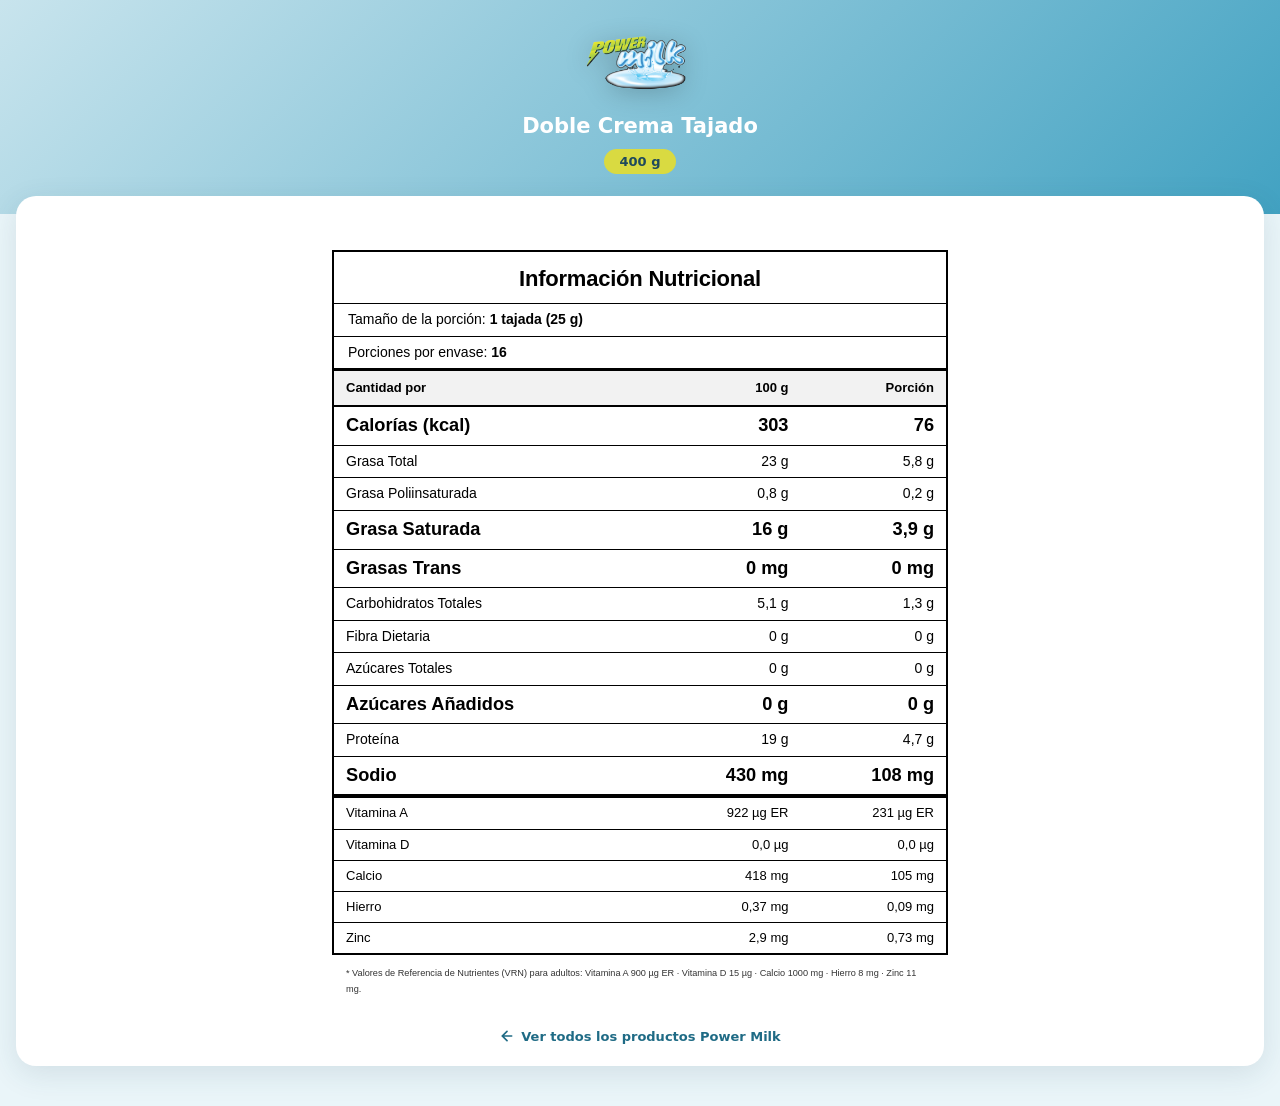
<file: nutricional/queso-doble-crema-tajado-400g.html>
<!DOCTYPE html>
<html lang="es">
<head>
  <meta charset="UTF-8"/>
  <meta name="viewport" content="width=device-width, initial-scale=1.0"/>
  <title>Doble Crema Tajado 400 g · Información Nutricional · Power Milk</title>
  <link rel="icon" type="image/x-icon" href="/favicon.ico"/>
  <link rel="icon" type="image/png" sizes="48x48" href="/favicon-48x48.png"/>
  <link rel="icon" type="image/png" sizes="96x96" href="/favicon-96x96.png"/>
  <link rel="icon" type="image/png" sizes="192x192" href="/favicon-192x192.png"/>
  <link rel="apple-touch-icon" sizes="180x180" href="/apple-touch-icon.png"/>
  <meta name="description" content="Información nutricional del Doble Crema Tajado 400 g de Power Milk: calorías, proteínas, grasas, sodio y calcio por porción. Quesos y lácteos artesanales elaborados en Cumbal, Nariño."/>
  <meta name="robots" content="index, follow"/>
  <link rel="canonical" href="https://lacteospowermilk.com/nutricional/queso-doble-crema-tajado-400g.html"/>
  <meta property="og:type" content="article"/>
  <meta property="og:site_name" content="Power Milk"/>
  <meta property="og:locale" content="es_CO"/>
  <meta property="og:title" content="Doble Crema Tajado 400 g · Información Nutricional · Power Milk"/>
  <meta property="og:description" content="Información nutricional del Doble Crema Tajado 400 g de Power Milk: calorías, proteínas, grasas, sodio y calcio por porción. Quesos y lácteos artesanales elaborados en Cumbal, Nariño."/>
  <meta property="og:image" content="https://lacteospowermilk.com/logo.png"/>
  <meta property="og:url" content="https://lacteospowermilk.com/nutricional/queso-doble-crema-tajado-400g.html"/>
  <link rel="stylesheet" href="tabla-nutricional.css"/>
  <style>
    :root{--cyan:#42A2C2;--cyan-deep:#1F6B85;--cyan-mist:#EAF5F9;--ink:#1F4A5C;--grey:#6F8A98;--line:#E2EDF1;--lime:#D9DA41}
    *{box-sizing:border-box;margin:0;padding:0}
    body{font-family:'Segoe UI',system-ui,sans-serif;background:var(--cyan-mist);color:var(--ink);min-height:100vh;padding-bottom:40px}
    .top{background:linear-gradient(135deg,#C8E4ED,#42A2C2);padding:28px 20px 40px;text-align:center}
    .top img{height:72px;margin:0 auto 14px;display:block;filter:drop-shadow(0 4px 12px rgba(0,0,0,0.2))}
    .top h1{font-size:21px;font-weight:800;color:#fff;line-height:1.2}
    .top .pres{display:inline-block;margin-top:10px;background:var(--lime);color:var(--ink);font-size:13px;font-weight:700;padding:5px 16px;border-radius:100px}
    .card{background:#fff;border-radius:20px;margin:0 16px;margin-top:-18px;padding:22px 18px;box-shadow:0 8px 30px rgba(31,74,92,0.12)}
    .back{display:flex;align-items:center;justify-content:center;gap:6px;margin-top:24px;color:var(--cyan-deep);font-size:13px;font-weight:600;text-decoration:none}
    .back:hover{text-decoration:underline}
  </style>
  <script type="application/ld+json">
  {
    "@context": "https://schema.org",
    "@graph": [
      {
        "@type": "BreadcrumbList",
        "itemListElement": [
          { "@type": "ListItem", "position": 1, "name": "Inicio", "item": "https://lacteospowermilk.com/" },
          { "@type": "ListItem", "position": 2, "name": "Productos", "item": "https://lacteospowermilk.com/#productos" },
          { "@type": "ListItem", "position": 3, "name": "Doble Crema Tajado 400 g", "item": "https://lacteospowermilk.com/nutricional/queso-doble-crema-tajado-400g.html" }
        ]
      },
      {
        "@type": "Product",
        "name": "Doble Crema Tajado 400 g",
        "image": "https://lacteospowermilk.com/logo.png",
        "description": "Información nutricional del Doble Crema Tajado 400 g de Power Milk: calorías, proteínas, grasas, sodio y calcio por porción. Quesos y lácteos artesanales elaborados en Cumbal, Nariño.",
        "category": "Lácteos",
        "brand": { "@type": "Brand", "name": "Power Milk" },
        "manufacturer": { "@type": "Organization", "name": "Productos Alimenticios Power Milk" },
        "url": "https://lacteospowermilk.com/nutricional/queso-doble-crema-tajado-400g.html"
      }
    ]
  }
  </script>
</head>
<body>
  <div class="top">
    <img src="/logo.png" alt="Power Milk"/>
    <h1>Doble Crema Tajado</h1>
    <span class="pres">400 g</span>
  </div>
  <div class="card">
    <div class="tabla-nutricional-wrap">
      <table class="tabla-nutricional">
        <thead>
          <tr>
            <td colspan="3" class="tn-caption">
          <h2>Información Nutricional</h2>
          <p>Tamaño de la porción: <strong>1 tajada (25 g)</strong></p>
          <p>Porciones por envase: <strong>16</strong></p>
            </td>
          </tr>
          <tr>
            <th scope="col">Cantidad por</th>
            <th scope="col">100 g</th>
            <th scope="col">Porción</th>
          </tr>
        </thead>
        <tbody>
          <tr class="destacado"><td>Calorías (kcal)</td><td>303</td><td>76</td></tr>
          <tr><td>Grasa Total</td><td>23 g</td><td>5,8 g</td></tr>
          <tr><td>Grasa Poliinsaturada</td><td>0,8 g</td><td>0,2 g</td></tr>
          <tr class="destacado"><td>Grasa Saturada</td><td>16 g</td><td>3,9 g</td></tr>
          <tr class="destacado"><td>Grasas Trans</td><td>0 mg</td><td>0 mg</td></tr>
          <tr><td>Carbohidratos Totales</td><td>5,1 g</td><td>1,3 g</td></tr>
          <tr><td>Fibra Dietaria</td><td>0 g</td><td>0 g</td></tr>
          <tr><td>Azúcares Totales</td><td>0 g</td><td>0 g</td></tr>
          <tr class="destacado"><td>Azúcares Añadidos</td><td>0 g</td><td>0 g</td></tr>
          <tr><td>Proteína</td><td>19 g</td><td>4,7 g</td></tr>
          <tr class="destacado"><td>Sodio</td><td>430 mg</td><td>108 mg</td></tr>
        </tbody>
        <tfoot class="vitaminas-minerales">
          <tr><td>Vitamina A</td><td>922 µg ER</td><td>231 µg ER</td></tr>
          <tr><td>Vitamina D</td><td>0,0 µg</td><td>0,0 µg</td></tr>
          <tr><td>Calcio</td><td>418 mg</td><td>105 mg</td></tr>
          <tr><td>Hierro</td><td>0,37 mg</td><td>0,09 mg</td></tr>
          <tr><td>Zinc</td><td>2,9 mg</td><td>0,73 mg</td></tr>
        </tfoot>
      </table>
      <p class="nota-vrn">
        <small>* Valores de Referencia de Nutrientes (VRN) para adultos: Vitamina A 900 µg ER · Vitamina D 15 µg · Calcio 1000 mg · Hierro 8 mg · Zinc 11 mg.</small>
      </p>
    </div>
    <a class="back" href="/">
      <svg viewBox="0 0 24 24" width="16" height="16" fill="none" stroke="currentColor" stroke-width="2.5" stroke-linecap="round"><path d="M19 12H5M12 5l-7 7 7 7"/></svg>
      Ver todos los productos Power Milk
    </a>
  </div>
</body>
</html>
</file>
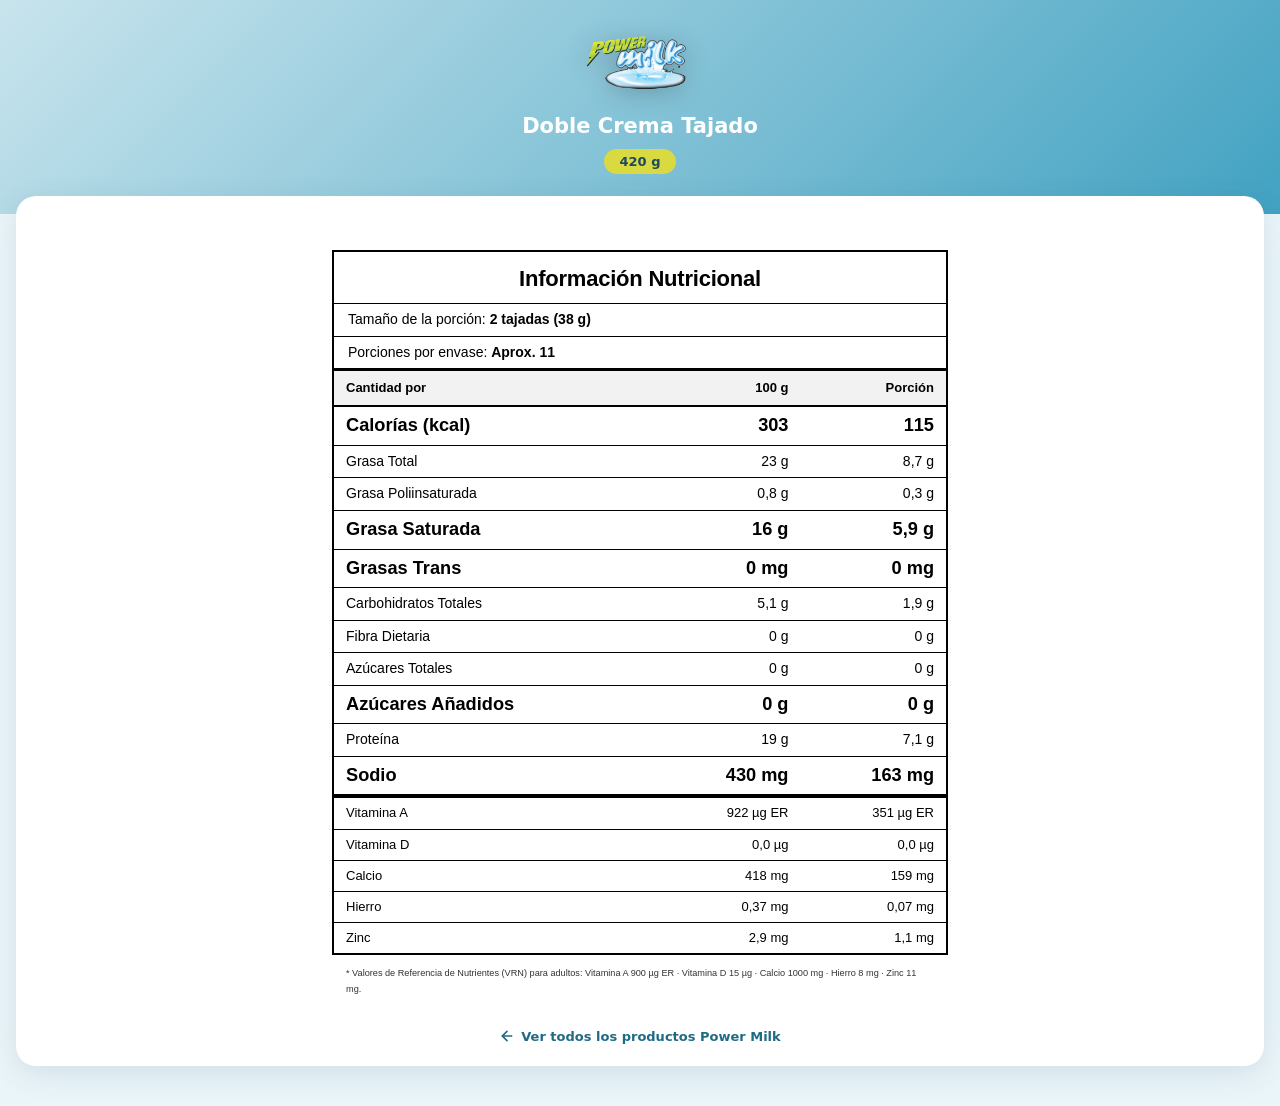
<file: nutricional/queso-doble-crema-tajado-420g.html>
<!DOCTYPE html>
<html lang="es">
<head>
  <meta charset="UTF-8"/>
  <meta name="viewport" content="width=device-width, initial-scale=1.0"/>
  <title>Doble Crema Tajado 420 g · Información Nutricional · Power Milk</title>
  <link rel="icon" type="image/x-icon" href="/favicon.ico"/>
  <link rel="icon" type="image/png" sizes="48x48" href="/favicon-48x48.png"/>
  <link rel="icon" type="image/png" sizes="96x96" href="/favicon-96x96.png"/>
  <link rel="icon" type="image/png" sizes="192x192" href="/favicon-192x192.png"/>
  <link rel="apple-touch-icon" sizes="180x180" href="/apple-touch-icon.png"/>
  <meta name="description" content="Información nutricional del Doble Crema Tajado 420 g de Power Milk: calorías, proteínas, grasas, sodio y calcio por porción. Quesos y lácteos artesanales elaborados en Cumbal, Nariño."/>
  <meta name="robots" content="index, follow"/>
  <link rel="canonical" href="https://lacteospowermilk.com/nutricional/queso-doble-crema-tajado-420g.html"/>
  <meta property="og:type" content="article"/>
  <meta property="og:site_name" content="Power Milk"/>
  <meta property="og:locale" content="es_CO"/>
  <meta property="og:title" content="Doble Crema Tajado 420 g · Información Nutricional · Power Milk"/>
  <meta property="og:description" content="Información nutricional del Doble Crema Tajado 420 g de Power Milk: calorías, proteínas, grasas, sodio y calcio por porción. Quesos y lácteos artesanales elaborados en Cumbal, Nariño."/>
  <meta property="og:image" content="https://lacteospowermilk.com/logo.png"/>
  <meta property="og:url" content="https://lacteospowermilk.com/nutricional/queso-doble-crema-tajado-420g.html"/>
  <link rel="stylesheet" href="tabla-nutricional.css"/>
  <style>
    :root{--cyan:#42A2C2;--cyan-deep:#1F6B85;--cyan-mist:#EAF5F9;--ink:#1F4A5C;--grey:#6F8A98;--line:#E2EDF1;--lime:#D9DA41}
    *{box-sizing:border-box;margin:0;padding:0}
    body{font-family:'Segoe UI',system-ui,sans-serif;background:var(--cyan-mist);color:var(--ink);min-height:100vh;padding-bottom:40px}
    .top{background:linear-gradient(135deg,#C8E4ED,#42A2C2);padding:28px 20px 40px;text-align:center}
    .top img{height:72px;margin:0 auto 14px;display:block;filter:drop-shadow(0 4px 12px rgba(0,0,0,0.2))}
    .top h1{font-size:21px;font-weight:800;color:#fff;line-height:1.2}
    .top .pres{display:inline-block;margin-top:10px;background:var(--lime);color:var(--ink);font-size:13px;font-weight:700;padding:5px 16px;border-radius:100px}
    .card{background:#fff;border-radius:20px;margin:0 16px;margin-top:-18px;padding:22px 18px;box-shadow:0 8px 30px rgba(31,74,92,0.12)}
    .back{display:flex;align-items:center;justify-content:center;gap:6px;margin-top:24px;color:var(--cyan-deep);font-size:13px;font-weight:600;text-decoration:none}
    .back:hover{text-decoration:underline}
  </style>
  <script type="application/ld+json">
  {
    "@context": "https://schema.org",
    "@graph": [
      {
        "@type": "BreadcrumbList",
        "itemListElement": [
          { "@type": "ListItem", "position": 1, "name": "Inicio", "item": "https://lacteospowermilk.com/" },
          { "@type": "ListItem", "position": 2, "name": "Productos", "item": "https://lacteospowermilk.com/#productos" },
          { "@type": "ListItem", "position": 3, "name": "Doble Crema Tajado 420 g", "item": "https://lacteospowermilk.com/nutricional/queso-doble-crema-tajado-420g.html" }
        ]
      },
      {
        "@type": "Product",
        "name": "Doble Crema Tajado 420 g",
        "image": "https://lacteospowermilk.com/logo.png",
        "description": "Información nutricional del Doble Crema Tajado 420 g de Power Milk: calorías, proteínas, grasas, sodio y calcio por porción. Quesos y lácteos artesanales elaborados en Cumbal, Nariño.",
        "category": "Lácteos",
        "brand": { "@type": "Brand", "name": "Power Milk" },
        "manufacturer": { "@type": "Organization", "name": "Productos Alimenticios Power Milk" },
        "url": "https://lacteospowermilk.com/nutricional/queso-doble-crema-tajado-420g.html"
      }
    ]
  }
  </script>
</head>
<body>
  <div class="top">
    <img src="/logo.png" alt="Power Milk"/>
    <h1>Doble Crema Tajado</h1>
    <span class="pres">420 g</span>
  </div>
  <div class="card">
    <div class="tabla-nutricional-wrap">
      <table class="tabla-nutricional">
        <thead>
          <tr>
            <td colspan="3" class="tn-caption">
          <h2>Información Nutricional</h2>
          <p>Tamaño de la porción: <strong>2 tajadas (38 g)</strong></p>
          <p>Porciones por envase: <strong>Aprox. 11</strong></p>
            </td>
          </tr>
          <tr>
            <th scope="col">Cantidad por</th>
            <th scope="col">100 g</th>
            <th scope="col">Porción</th>
          </tr>
        </thead>
        <tbody>
          <tr class="destacado"><td>Calorías (kcal)</td><td>303</td><td>115</td></tr>
          <tr><td>Grasa Total</td><td>23 g</td><td>8,7 g</td></tr>
          <tr><td>Grasa Poliinsaturada</td><td>0,8 g</td><td>0,3 g</td></tr>
          <tr class="destacado"><td>Grasa Saturada</td><td>16 g</td><td>5,9 g</td></tr>
          <tr class="destacado"><td>Grasas Trans</td><td>0 mg</td><td>0 mg</td></tr>
          <tr><td>Carbohidratos Totales</td><td>5,1 g</td><td>1,9 g</td></tr>
          <tr><td>Fibra Dietaria</td><td>0 g</td><td>0 g</td></tr>
          <tr><td>Azúcares Totales</td><td>0 g</td><td>0 g</td></tr>
          <tr class="destacado"><td>Azúcares Añadidos</td><td>0 g</td><td>0 g</td></tr>
          <tr><td>Proteína</td><td>19 g</td><td>7,1 g</td></tr>
          <tr class="destacado"><td>Sodio</td><td>430 mg</td><td>163 mg</td></tr>
        </tbody>
        <tfoot class="vitaminas-minerales">
          <tr><td>Vitamina A</td><td>922 µg ER</td><td>351 µg ER</td></tr>
          <tr><td>Vitamina D</td><td>0,0 µg</td><td>0,0 µg</td></tr>
          <tr><td>Calcio</td><td>418 mg</td><td>159 mg</td></tr>
          <tr><td>Hierro</td><td>0,37 mg</td><td>0,07 mg</td></tr>
          <tr><td>Zinc</td><td>2,9 mg</td><td>1,1 mg</td></tr>
        </tfoot>
      </table>
      <p class="nota-vrn">
        <small>* Valores de Referencia de Nutrientes (VRN) para adultos: Vitamina A 900 µg ER · Vitamina D 15 µg · Calcio 1000 mg · Hierro 8 mg · Zinc 11 mg.</small>
      </p>
    </div>
    <a class="back" href="/">
      <svg viewBox="0 0 24 24" width="16" height="16" fill="none" stroke="currentColor" stroke-width="2.5" stroke-linecap="round"><path d="M19 12H5M12 5l-7 7 7 7"/></svg>
      Ver todos los productos Power Milk
    </a>
  </div>
</body>
</html>
</file>
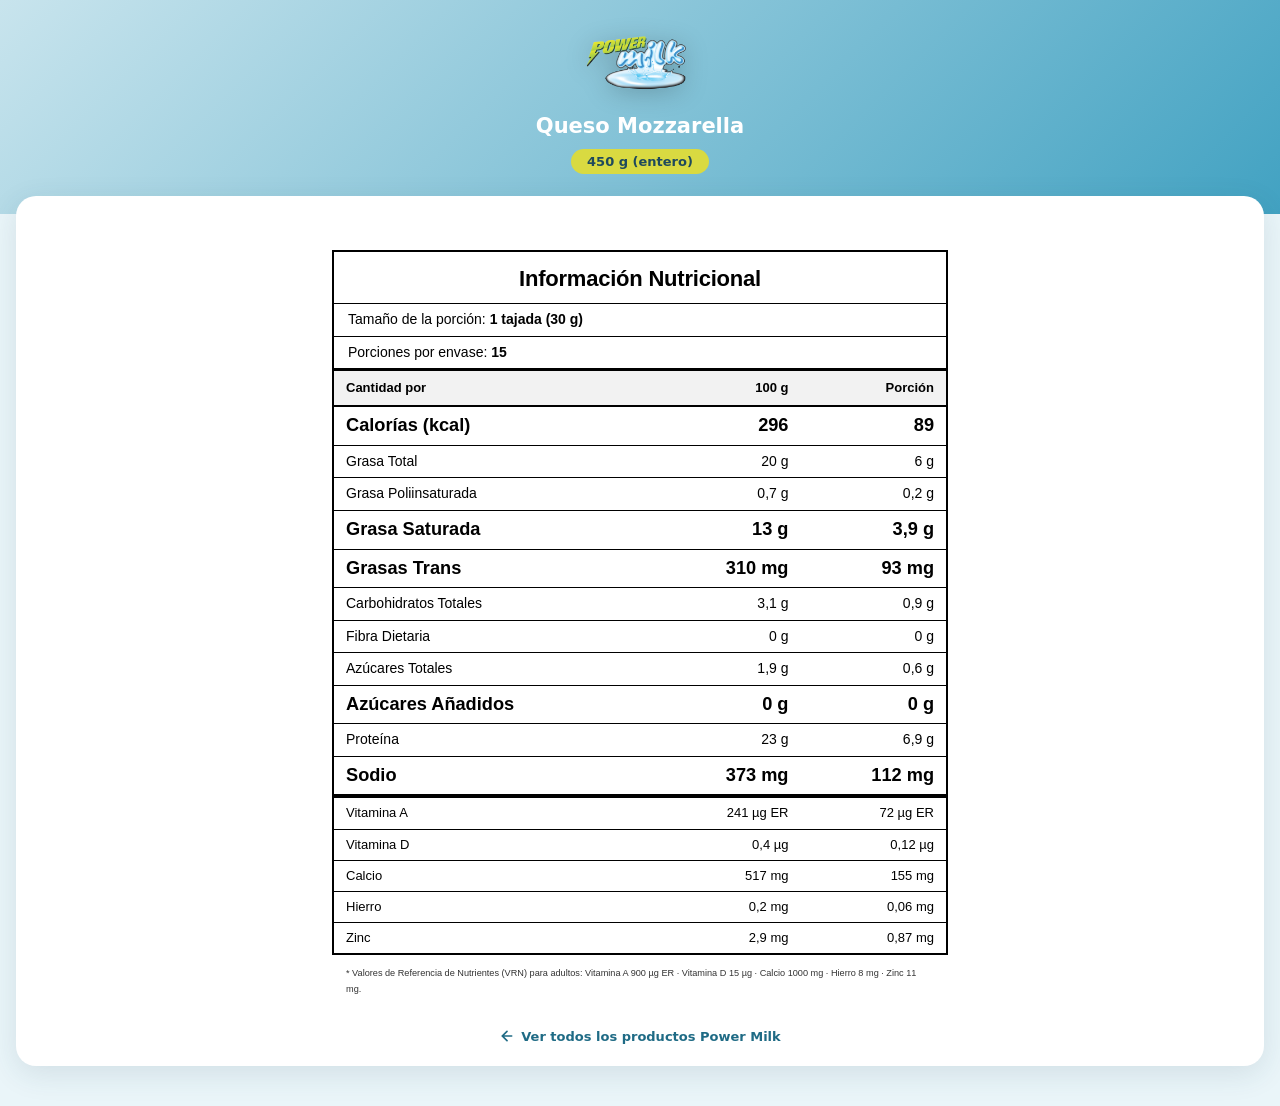
<file: nutricional/queso-mozzarella-450g.html>
<!DOCTYPE html>
<html lang="es">
<head>
  <meta charset="UTF-8"/>
  <meta name="viewport" content="width=device-width, initial-scale=1.0"/>
  <title>Queso Mozzarella 450 g (entero) · Información Nutricional · Power Milk</title>
  <link rel="icon" type="image/x-icon" href="/favicon.ico"/>
  <link rel="icon" type="image/png" sizes="48x48" href="/favicon-48x48.png"/>
  <link rel="icon" type="image/png" sizes="96x96" href="/favicon-96x96.png"/>
  <link rel="icon" type="image/png" sizes="192x192" href="/favicon-192x192.png"/>
  <link rel="apple-touch-icon" sizes="180x180" href="/apple-touch-icon.png"/>
  <meta name="description" content="Información nutricional del Queso Mozzarella 450 g (entero) de Power Milk: calorías, proteínas, grasas, sodio y calcio por porción. Quesos y lácteos artesanales elaborados en Cumbal, Nariño."/>
  <meta name="robots" content="index, follow"/>
  <link rel="canonical" href="https://lacteospowermilk.com/nutricional/queso-mozzarella-450g.html"/>
  <meta property="og:type" content="article"/>
  <meta property="og:site_name" content="Power Milk"/>
  <meta property="og:locale" content="es_CO"/>
  <meta property="og:title" content="Queso Mozzarella 450 g (entero) · Información Nutricional · Power Milk"/>
  <meta property="og:description" content="Información nutricional del Queso Mozzarella 450 g (entero) de Power Milk: calorías, proteínas, grasas, sodio y calcio por porción. Quesos y lácteos artesanales elaborados en Cumbal, Nariño."/>
  <meta property="og:image" content="https://lacteospowermilk.com/logo.png"/>
  <meta property="og:url" content="https://lacteospowermilk.com/nutricional/queso-mozzarella-450g.html"/>
  <link rel="stylesheet" href="tabla-nutricional.css"/>
  <style>
    :root{--cyan:#42A2C2;--cyan-deep:#1F6B85;--cyan-mist:#EAF5F9;--ink:#1F4A5C;--grey:#6F8A98;--line:#E2EDF1;--lime:#D9DA41}
    *{box-sizing:border-box;margin:0;padding:0}
    body{font-family:'Segoe UI',system-ui,sans-serif;background:var(--cyan-mist);color:var(--ink);min-height:100vh;padding-bottom:40px}
    .top{background:linear-gradient(135deg,#C8E4ED,#42A2C2);padding:28px 20px 40px;text-align:center}
    .top img{height:72px;margin:0 auto 14px;display:block;filter:drop-shadow(0 4px 12px rgba(0,0,0,0.2))}
    .top h1{font-size:21px;font-weight:800;color:#fff;line-height:1.2}
    .top .pres{display:inline-block;margin-top:10px;background:var(--lime);color:var(--ink);font-size:13px;font-weight:700;padding:5px 16px;border-radius:100px}
    .card{background:#fff;border-radius:20px;margin:0 16px;margin-top:-18px;padding:22px 18px;box-shadow:0 8px 30px rgba(31,74,92,0.12)}
    .back{display:flex;align-items:center;justify-content:center;gap:6px;margin-top:24px;color:var(--cyan-deep);font-size:13px;font-weight:600;text-decoration:none}
    .back:hover{text-decoration:underline}
  </style>
  <script type="application/ld+json">
  {
    "@context": "https://schema.org",
    "@graph": [
      {
        "@type": "BreadcrumbList",
        "itemListElement": [
          { "@type": "ListItem", "position": 1, "name": "Inicio", "item": "https://lacteospowermilk.com/" },
          { "@type": "ListItem", "position": 2, "name": "Productos", "item": "https://lacteospowermilk.com/#productos" },
          { "@type": "ListItem", "position": 3, "name": "Queso Mozzarella 450 g (entero)", "item": "https://lacteospowermilk.com/nutricional/queso-mozzarella-450g.html" }
        ]
      },
      {
        "@type": "Product",
        "name": "Queso Mozzarella 450 g (entero)",
        "image": "https://lacteospowermilk.com/logo.png",
        "description": "Información nutricional del Queso Mozzarella 450 g (entero) de Power Milk: calorías, proteínas, grasas, sodio y calcio por porción. Quesos y lácteos artesanales elaborados en Cumbal, Nariño.",
        "category": "Lácteos",
        "brand": { "@type": "Brand", "name": "Power Milk" },
        "manufacturer": { "@type": "Organization", "name": "Productos Alimenticios Power Milk" },
        "url": "https://lacteospowermilk.com/nutricional/queso-mozzarella-450g.html"
      }
    ]
  }
  </script>
</head>
<body>
  <div class="top">
    <img src="/logo.png" alt="Power Milk"/>
    <h1>Queso Mozzarella</h1>
    <span class="pres">450 g (entero)</span>
  </div>
  <div class="card">
    <div class="tabla-nutricional-wrap">
      <table class="tabla-nutricional">
        <thead>
          <tr>
            <td colspan="3" class="tn-caption">
          <h2>Información Nutricional</h2>
          <p>Tamaño de la porción: <strong>1 tajada (30 g)</strong></p>
          <p>Porciones por envase: <strong>15</strong></p>
            </td>
          </tr>
          <tr>
            <th scope="col">Cantidad por</th>
            <th scope="col">100 g</th>
            <th scope="col">Porción</th>
          </tr>
        </thead>
        <tbody>
          <tr class="destacado"><td>Calorías (kcal)</td><td>296</td><td>89</td></tr>
          <tr><td>Grasa Total</td><td>20 g</td><td>6 g</td></tr>
          <tr><td>Grasa Poliinsaturada</td><td>0,7 g</td><td>0,2 g</td></tr>
          <tr class="destacado"><td>Grasa Saturada</td><td>13 g</td><td>3,9 g</td></tr>
          <tr class="destacado"><td>Grasas Trans</td><td>310 mg</td><td>93 mg</td></tr>
          <tr><td>Carbohidratos Totales</td><td>3,1 g</td><td>0,9 g</td></tr>
          <tr><td>Fibra Dietaria</td><td>0 g</td><td>0 g</td></tr>
          <tr><td>Azúcares Totales</td><td>1,9 g</td><td>0,6 g</td></tr>
          <tr class="destacado"><td>Azúcares Añadidos</td><td>0 g</td><td>0 g</td></tr>
          <tr><td>Proteína</td><td>23 g</td><td>6,9 g</td></tr>
          <tr class="destacado"><td>Sodio</td><td>373 mg</td><td>112 mg</td></tr>
        </tbody>
        <tfoot class="vitaminas-minerales">
          <tr><td>Vitamina A</td><td>241 µg ER</td><td>72 µg ER</td></tr>
          <tr><td>Vitamina D</td><td>0,4 µg</td><td>0,12 µg</td></tr>
          <tr><td>Calcio</td><td>517 mg</td><td>155 mg</td></tr>
          <tr><td>Hierro</td><td>0,2 mg</td><td>0,06 mg</td></tr>
          <tr><td>Zinc</td><td>2,9 mg</td><td>0,87 mg</td></tr>
        </tfoot>
      </table>
      <p class="nota-vrn">
        <small>* Valores de Referencia de Nutrientes (VRN) para adultos: Vitamina A 900 µg ER · Vitamina D 15 µg · Calcio 1000 mg · Hierro 8 mg · Zinc 11 mg.</small>
      </p>
    </div>
    <a class="back" href="/">
      <svg viewBox="0 0 24 24" width="16" height="16" fill="none" stroke="currentColor" stroke-width="2.5" stroke-linecap="round"><path d="M19 12H5M12 5l-7 7 7 7"/></svg>
      Ver todos los productos Power Milk
    </a>
  </div>
</body>
</html>
</file>
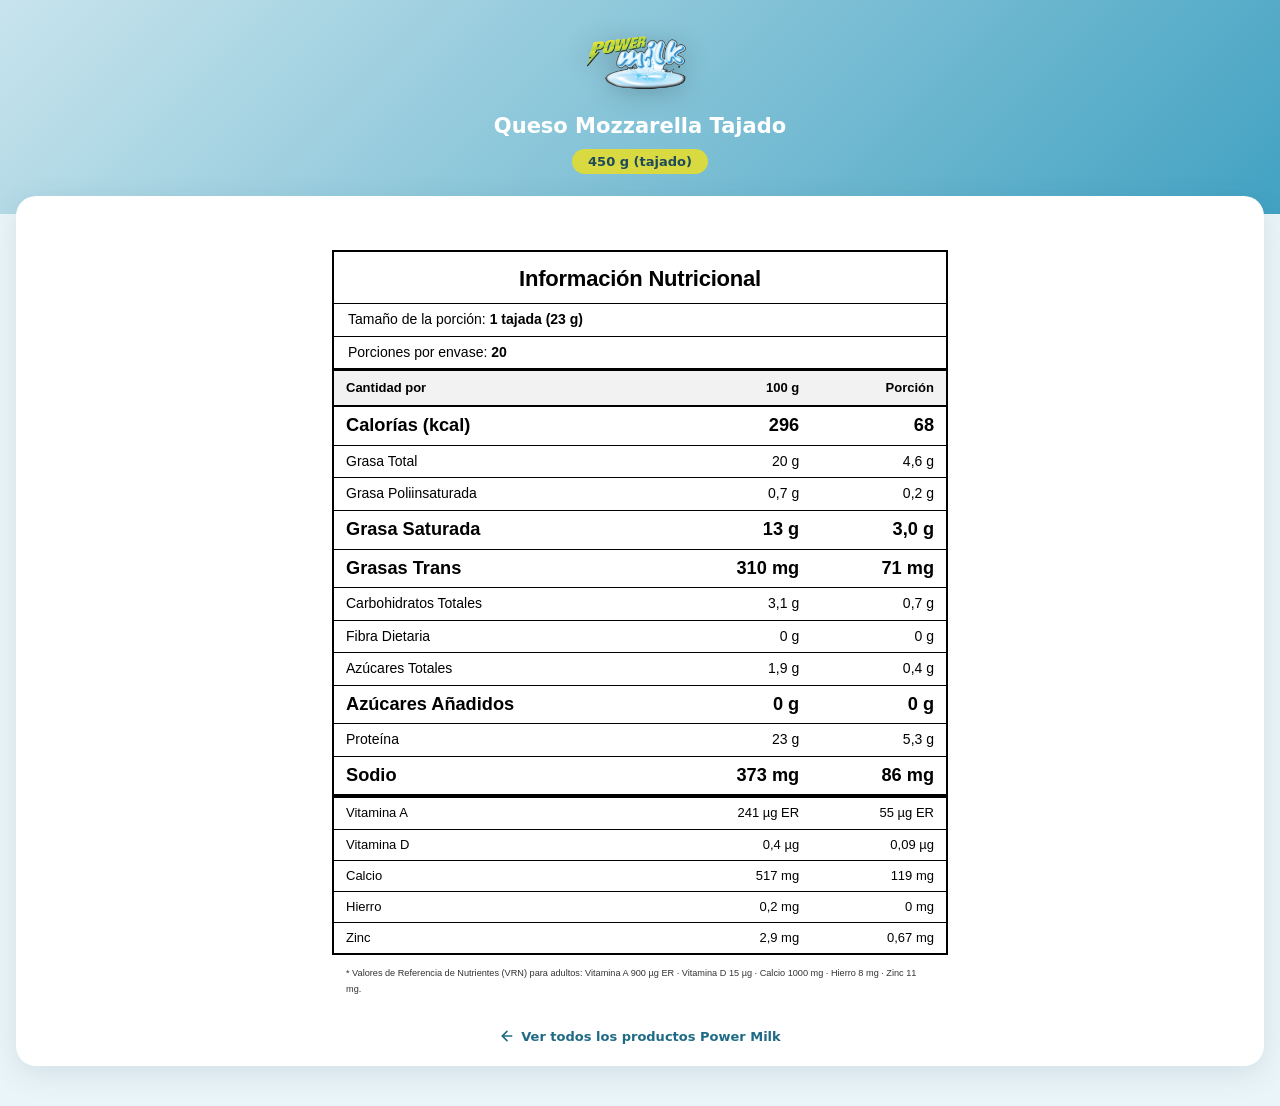
<file: nutricional/queso-mozzarella-tajado-450g.html>
<!DOCTYPE html>
<html lang="es">
<head>
  <meta charset="UTF-8"/>
  <meta name="viewport" content="width=device-width, initial-scale=1.0"/>
  <title>Queso Mozzarella Tajado 450 g (tajado) · Información Nutricional · Power Milk</title>
  <link rel="icon" type="image/x-icon" href="/favicon.ico"/>
  <link rel="icon" type="image/png" sizes="48x48" href="/favicon-48x48.png"/>
  <link rel="icon" type="image/png" sizes="96x96" href="/favicon-96x96.png"/>
  <link rel="icon" type="image/png" sizes="192x192" href="/favicon-192x192.png"/>
  <link rel="apple-touch-icon" sizes="180x180" href="/apple-touch-icon.png"/>
  <meta name="description" content="Información nutricional del Queso Mozzarella Tajado 450 g (tajado) de Power Milk: calorías, proteínas, grasas, sodio y calcio por porción. Quesos y lácteos artesanales elaborados en Cumbal, Nariño."/>
  <meta name="robots" content="index, follow"/>
  <link rel="canonical" href="https://lacteospowermilk.com/nutricional/queso-mozzarella-tajado-450g.html"/>
  <meta property="og:type" content="article"/>
  <meta property="og:site_name" content="Power Milk"/>
  <meta property="og:locale" content="es_CO"/>
  <meta property="og:title" content="Queso Mozzarella Tajado 450 g (tajado) · Información Nutricional · Power Milk"/>
  <meta property="og:description" content="Información nutricional del Queso Mozzarella Tajado 450 g (tajado) de Power Milk: calorías, proteínas, grasas, sodio y calcio por porción. Quesos y lácteos artesanales elaborados en Cumbal, Nariño."/>
  <meta property="og:image" content="https://lacteospowermilk.com/logo.png"/>
  <meta property="og:url" content="https://lacteospowermilk.com/nutricional/queso-mozzarella-tajado-450g.html"/>
  <link rel="stylesheet" href="tabla-nutricional.css"/>
  <style>
    :root{--cyan:#42A2C2;--cyan-deep:#1F6B85;--cyan-mist:#EAF5F9;--ink:#1F4A5C;--grey:#6F8A98;--line:#E2EDF1;--lime:#D9DA41}
    *{box-sizing:border-box;margin:0;padding:0}
    body{font-family:'Segoe UI',system-ui,sans-serif;background:var(--cyan-mist);color:var(--ink);min-height:100vh;padding-bottom:40px}
    .top{background:linear-gradient(135deg,#C8E4ED,#42A2C2);padding:28px 20px 40px;text-align:center}
    .top img{height:72px;margin:0 auto 14px;display:block;filter:drop-shadow(0 4px 12px rgba(0,0,0,0.2))}
    .top h1{font-size:21px;font-weight:800;color:#fff;line-height:1.2}
    .top .pres{display:inline-block;margin-top:10px;background:var(--lime);color:var(--ink);font-size:13px;font-weight:700;padding:5px 16px;border-radius:100px}
    .card{background:#fff;border-radius:20px;margin:0 16px;margin-top:-18px;padding:22px 18px;box-shadow:0 8px 30px rgba(31,74,92,0.12)}
    .back{display:flex;align-items:center;justify-content:center;gap:6px;margin-top:24px;color:var(--cyan-deep);font-size:13px;font-weight:600;text-decoration:none}
    .back:hover{text-decoration:underline}
  </style>
  <script type="application/ld+json">
  {
    "@context": "https://schema.org",
    "@graph": [
      {
        "@type": "BreadcrumbList",
        "itemListElement": [
          { "@type": "ListItem", "position": 1, "name": "Inicio", "item": "https://lacteospowermilk.com/" },
          { "@type": "ListItem", "position": 2, "name": "Productos", "item": "https://lacteospowermilk.com/#productos" },
          { "@type": "ListItem", "position": 3, "name": "Queso Mozzarella Tajado 450 g (tajado)", "item": "https://lacteospowermilk.com/nutricional/queso-mozzarella-tajado-450g.html" }
        ]
      },
      {
        "@type": "Product",
        "name": "Queso Mozzarella Tajado 450 g (tajado)",
        "image": "https://lacteospowermilk.com/logo.png",
        "description": "Información nutricional del Queso Mozzarella Tajado 450 g (tajado) de Power Milk: calorías, proteínas, grasas, sodio y calcio por porción. Quesos y lácteos artesanales elaborados en Cumbal, Nariño.",
        "category": "Lácteos",
        "brand": { "@type": "Brand", "name": "Power Milk" },
        "manufacturer": { "@type": "Organization", "name": "Productos Alimenticios Power Milk" },
        "url": "https://lacteospowermilk.com/nutricional/queso-mozzarella-tajado-450g.html"
      }
    ]
  }
  </script>
</head>
<body>
  <div class="top">
    <img src="/logo.png" alt="Power Milk"/>
    <h1>Queso Mozzarella Tajado</h1>
    <span class="pres">450 g (tajado)</span>
  </div>
  <div class="card">
    <div class="tabla-nutricional-wrap">
      <table class="tabla-nutricional">
        <thead>
          <tr>
            <td colspan="3" class="tn-caption">
          <h2>Información Nutricional</h2>
          <p>Tamaño de la porción: <strong>1 tajada (23 g)</strong></p>
          <p>Porciones por envase: <strong>20</strong></p>
            </td>
          </tr>
          <tr>
            <th scope="col">Cantidad por</th>
            <th scope="col">100 g</th>
            <th scope="col">Porción</th>
          </tr>
        </thead>
        <tbody>
          <tr class="destacado"><td>Calorías (kcal)</td><td>296</td><td>68</td></tr>
          <tr><td>Grasa Total</td><td>20 g</td><td>4,6 g</td></tr>
          <tr><td>Grasa Poliinsaturada</td><td>0,7 g</td><td>0,2 g</td></tr>
          <tr class="destacado"><td>Grasa Saturada</td><td>13 g</td><td>3,0 g</td></tr>
          <tr class="destacado"><td>Grasas Trans</td><td>310 mg</td><td>71 mg</td></tr>
          <tr><td>Carbohidratos Totales</td><td>3,1 g</td><td>0,7 g</td></tr>
          <tr><td>Fibra Dietaria</td><td>0 g</td><td>0 g</td></tr>
          <tr><td>Azúcares Totales</td><td>1,9 g</td><td>0,4 g</td></tr>
          <tr class="destacado"><td>Azúcares Añadidos</td><td>0 g</td><td>0 g</td></tr>
          <tr><td>Proteína</td><td>23 g</td><td>5,3 g</td></tr>
          <tr class="destacado"><td>Sodio</td><td>373 mg</td><td>86 mg</td></tr>
        </tbody>
        <tfoot class="vitaminas-minerales">
          <tr><td>Vitamina A</td><td>241 µg ER</td><td>55 µg ER</td></tr>
          <tr><td>Vitamina D</td><td>0,4 µg</td><td>0,09 µg</td></tr>
          <tr><td>Calcio</td><td>517 mg</td><td>119 mg</td></tr>
          <tr><td>Hierro</td><td>0,2 mg</td><td>0 mg</td></tr>
          <tr><td>Zinc</td><td>2,9 mg</td><td>0,67 mg</td></tr>
        </tfoot>
      </table>
      <p class="nota-vrn">
        <small>* Valores de Referencia de Nutrientes (VRN) para adultos: Vitamina A 900 µg ER · Vitamina D 15 µg · Calcio 1000 mg · Hierro 8 mg · Zinc 11 mg.</small>
      </p>
    </div>
    <a class="back" href="/">
      <svg viewBox="0 0 24 24" width="16" height="16" fill="none" stroke="currentColor" stroke-width="2.5" stroke-linecap="round"><path d="M19 12H5M12 5l-7 7 7 7"/></svg>
      Ver todos los productos Power Milk
    </a>
  </div>
</body>
</html>
</file>
<file: nutricional/tabla-nutricional.css>
/* ====================================================
   Tabla nutricional · Power Milk
   Cumple Resolución 810 de 2021 (MinSalud Colombia)
   ==================================================== */

.tabla-nutricional-wrap {
  max-width: 640px;
  margin: 2rem auto;
  padding: 0 12px;
  font-family: Arial, Helvetica, sans-serif;
  overflow-x: auto;
  -webkit-overflow-scrolling: touch;
}

.tabla-nutricional {
  width: 100%;
  min-width: 320px;
  border-collapse: collapse;
  border: 2px solid #000;
  background: #fff;
  color: #000;
  font-family: Arial, Helvetica, sans-serif;
  font-size: 14px;          /* base ≈ 10.5pt, sobre el mínimo legal de 10pt */
  line-height: 1.4;
}

/* Encabezado con título y porciones — dentro de la tabla como primer <td> de <thead> */
.tabla-nutricional .tn-caption {
  text-align: left;
  padding: 0;           /* sin padding lateral: lo llevan h2 y p para que border-top abarque todo el ancho */
  border-bottom: 3px solid #000;
}

.tabla-nutricional .tn-caption h2 {
  font-family: Arial, Helvetica, sans-serif;
  font-size: 22px;
  font-weight: 800;
  margin: 0;
  padding: 12px 14px 8px;
  text-align: center;
  color: #000;
  letter-spacing: -0.01em;
}

.tabla-nutricional .tn-caption p {
  margin: 0;
  padding: 6px 14px;
  font-size: 14px;
  text-align: left;
  color: #000;
  border-top: 1px solid #000;
}

/* Encabezado de columnas */
.tabla-nutricional thead th {
  text-align: right;
  padding: 8px 12px;
  border-bottom: 2px solid #000;
  font-family: Arial, Helvetica, sans-serif;
  font-weight: bold;
  font-size: 13px;
  background: #f2f2f2;
}

.tabla-nutricional thead th:first-child {
  text-align: left;
}

/* Celdas generales (body y foot) */
.tabla-nutricional tbody td,
.tabla-nutricional tfoot td {
  padding: 6px 12px;
  border-top: 1px solid #000;
  text-align: right;
  vertical-align: middle;
  font-family: Arial, Helvetica, sans-serif;
}

.tabla-nutricional tbody td:first-child,
.tabla-nutricional tfoot td:first-child {
  text-align: left;
}

/* Nutrientes destacados: Calorías, Grasa Saturada, Grasas Trans,
   Azúcares Añadidos, Sodio → 1.3× más grandes y en negrilla */
.tabla-nutricional tr.destacado td {
  font-size: 18.2px;        /* 14 × 1.3 */
  font-weight: bold;
}

/* Separación marcada antes de vitaminas y minerales */
.tabla-nutricional tfoot tr:first-child td {
  border-top: 4px solid #000;
}

/* Vitaminas y minerales en tamaño base */
.tabla-nutricional tfoot td {
  font-size: 13px;
}

/* Nota VRN al pie */
.nota-vrn {
  max-width: 640px;
  margin: 10px auto 0;
  padding: 0 14px;
  font-family: Arial, Helvetica, sans-serif;
  font-size: 11px;
  color: #333;
  line-height: 1.4;
}

/* ====================================================
   Responsivo: mantener mínimo legal sin escalar
   ==================================================== */
@media (max-width: 480px) {
  .tabla-nutricional {
    font-size: 13px;        /* ≈ 10pt, mínimo legal */
  }
  .tabla-nutricional tr.destacado td {
    font-size: 16.9px;      /* 13 × 1.3 */
  }
  .tabla-nutricional .tn-caption h2 {
    font-size: 20px;
  }
  .tabla-nutricional tfoot td {
    font-size: 12px;
  }
  .tabla-nutricional tbody td,
  .tabla-nutricional tfoot td,
  .tabla-nutricional thead th {
    padding: 6px 8px;
  }
}
</file>
